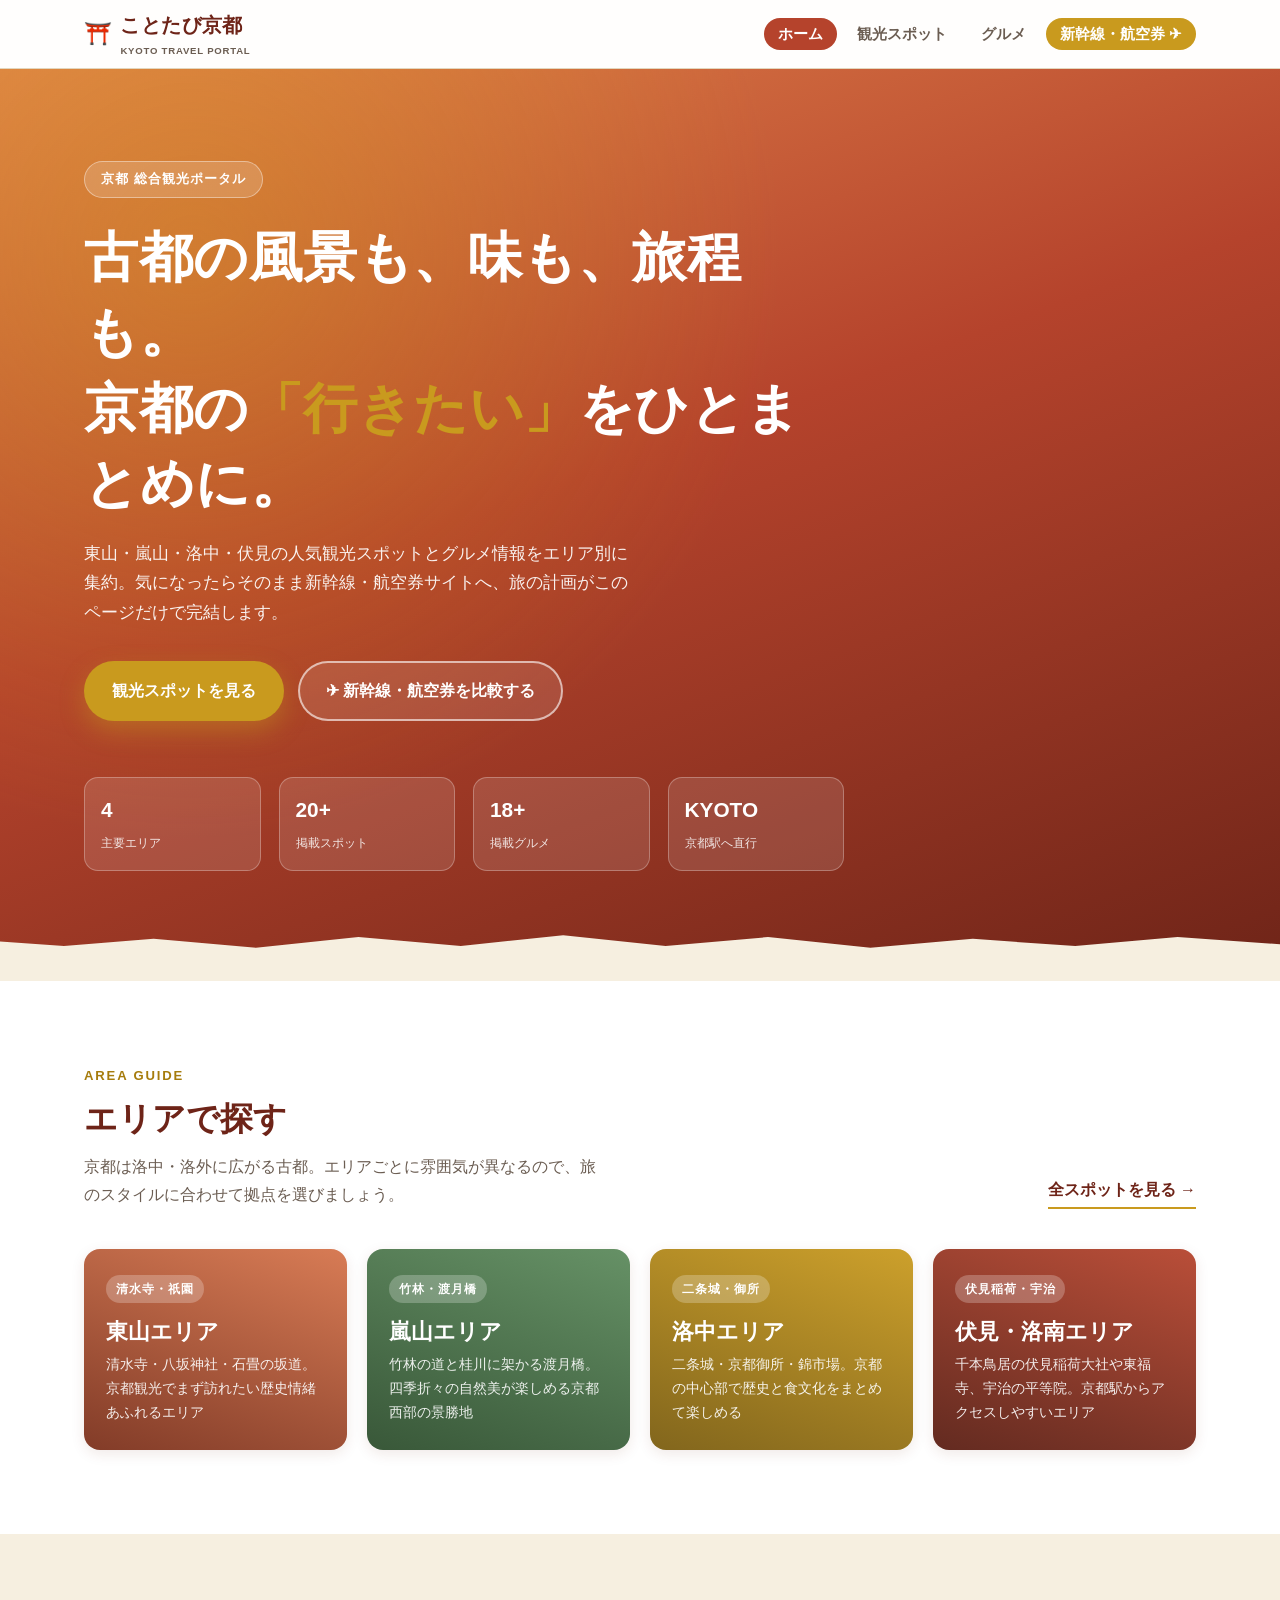
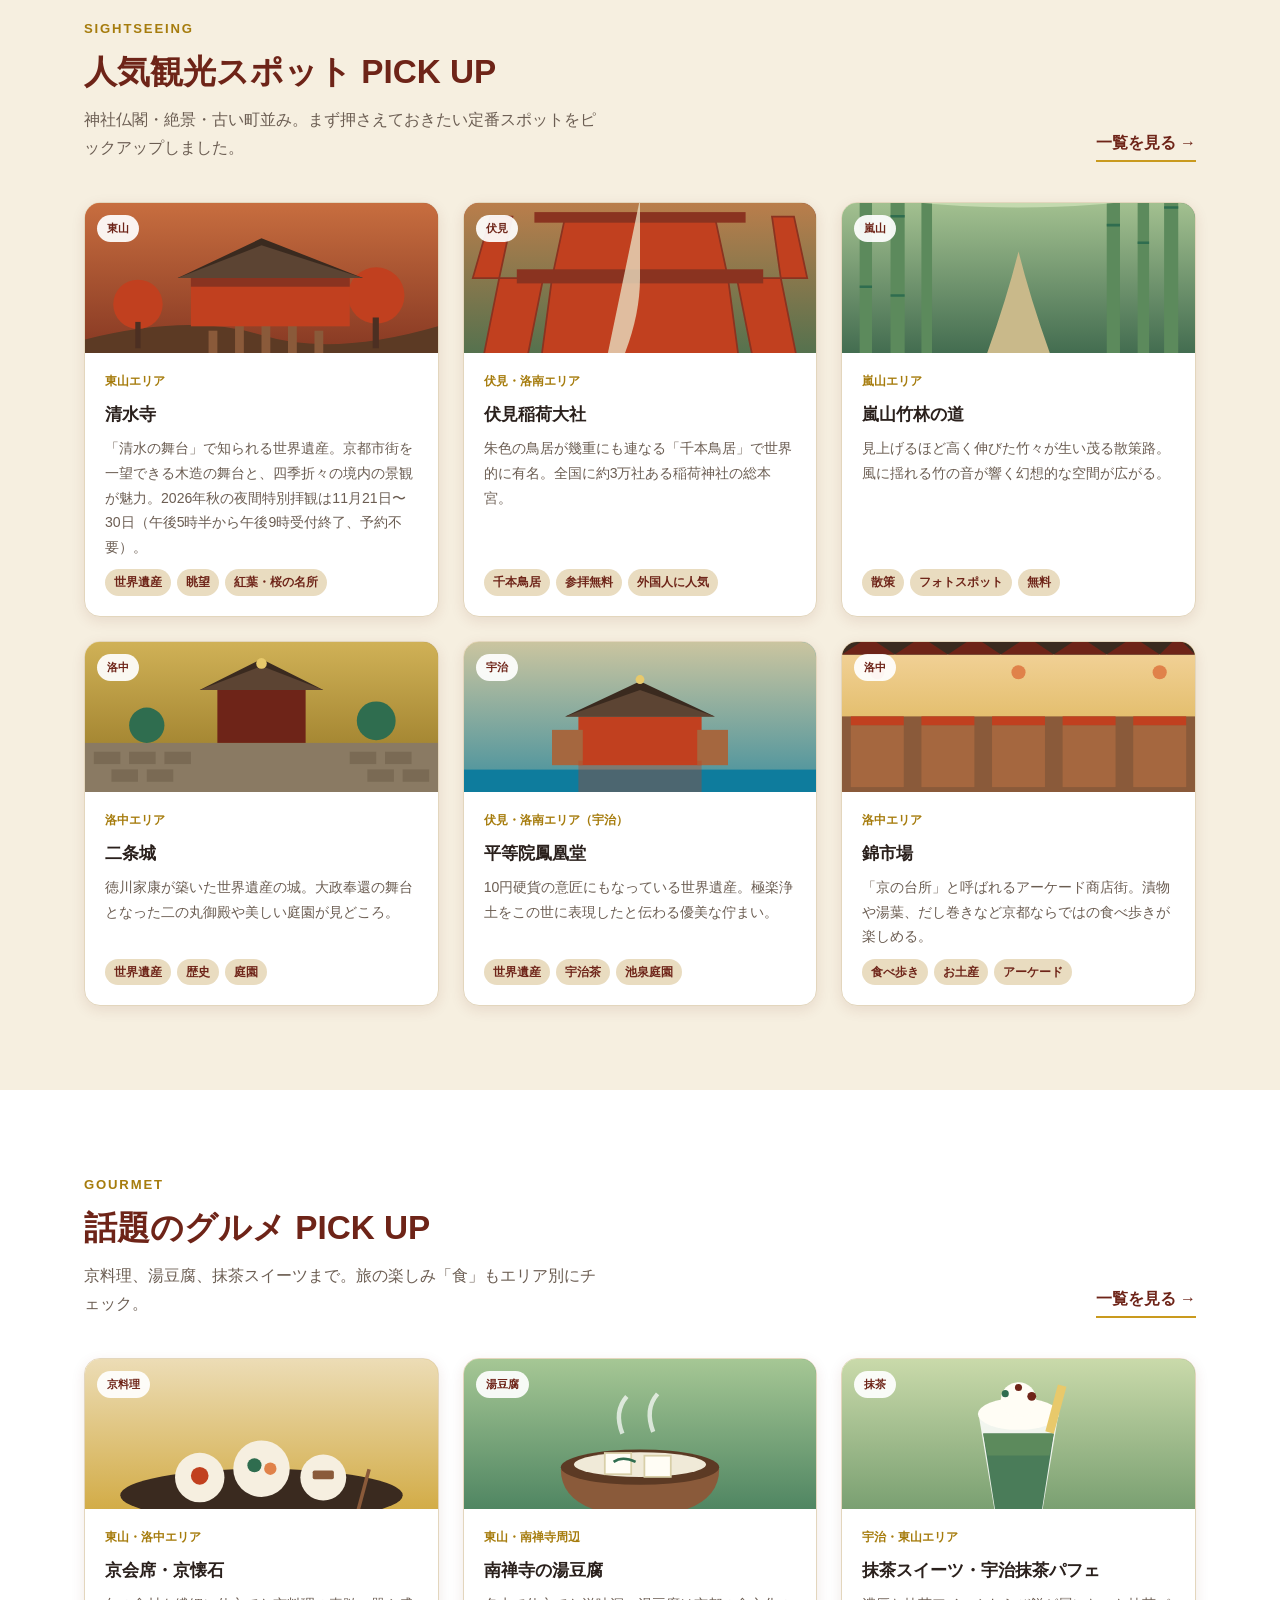
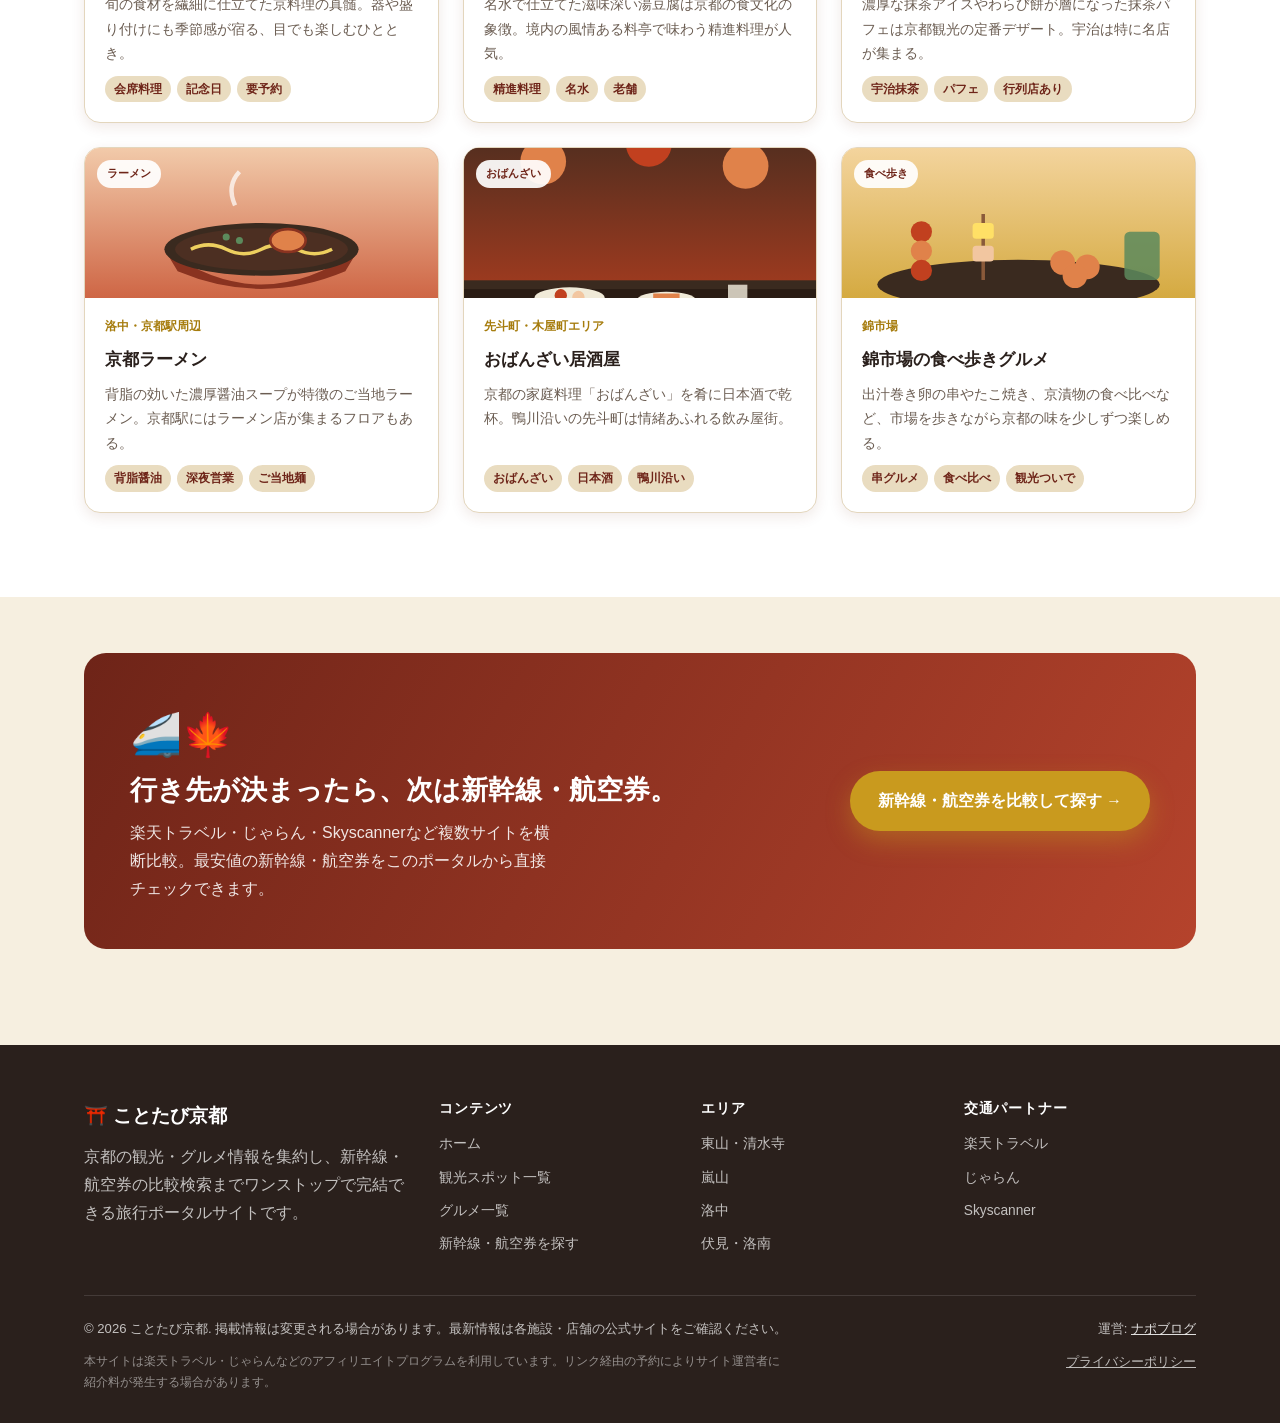
<file: index.html>
<!DOCTYPE html>
<html lang="ja">
<head>
<meta charset="UTF-8">
<meta name="viewport" content="width=device-width, initial-scale=1.0">
<title>ことたび京都｜京都の観光・グルメ・交通ポータル</title>
<meta name="description" content="京都（東山・嵐山・洛中・伏見）の観光スポットとグルメ情報をエリア別に集約。新幹線・航空券の比較・予約サイトへもワンクリックでアクセスできる京都旅行の総合ポータルサイトです。">
<link rel="icon" type="image/svg+xml" href="favicon.svg">
<meta property="og:type" content="website">
<meta property="og:site_name" content="ことたび京都">
<meta property="og:title" content="ことたび京都｜京都の観光・グルメ・交通ポータル">
<meta property="og:description" content="京都（東山・嵐山・洛中・伏見）の観光スポットとグルメ情報をエリア別に集約。新幹線・航空券の比較・予約サイトへもワンクリックでアクセスできる京都旅行の総合ポータルサイトです。">
<meta property="og:url" content="https://kototabi-kyoto.napoblog.com/">
<meta property="og:image" content="https://kototabi-kyoto.napoblog.com/images/og-image.png">
<meta property="og:locale" content="ja_JP">
<meta name="twitter:card" content="summary_large_image">
<meta name="twitter:title" content="ことたび京都｜京都の観光・グルメ・交通ポータル">
<meta name="twitter:description" content="京都の観光スポット・グルメ・新幹線/航空券をまるごと1サイトに。">
<meta name="twitter:image" content="https://kototabi-kyoto.napoblog.com/images/og-image.png">
<link rel="stylesheet" href="css/style.css">
<script async src="https://pagead2.googlesyndication.com/pagead/js/adsbygoogle.js?client=ca-pub-8398161859137802" crossorigin="anonymous"></script>
</head>
<body>

<header class="site-header">
  <div class="wrap">
    <a href="index.html" class="brand">
      <span class="flag">⛩️</span>
      <span>ことたび京都<small>KYOTO TRAVEL PORTAL</small></span>
    </a>
    <button class="nav-toggle" aria-label="メニュー">☰</button>
    <nav class="main-nav">
      <ul>
        <li><a href="index.html" class="active">ホーム</a></li>
        <li><a href="spots.html">観光スポット</a></li>
        <li><a href="restaurants.html">グルメ</a></li>
        <li><a href="transport.html" class="cta">新幹線・航空券 ✈</a></li>
      </ul>
    </nav>
  </div>
</header>

<section class="hero">
  <div class="wrap">
    <span class="hero-eyebrow">京都 総合観光ポータル</span>
    <h1>古都の風景も、味も、旅程も。<br>京都の<span>「行きたい」</span>をひとまとめに。</h1>
    <p>東山・嵐山・洛中・伏見の人気観光スポットとグルメ情報をエリア別に集約。気になったらそのまま新幹線・航空券サイトへ、旅の計画がこのページだけで完結します。</p>
    <div class="hero-actions">
      <a href="spots.html" class="btn btn-primary">観光スポットを見る</a>
      <a href="transport.html" class="btn btn-ghost">✈ 新幹線・航空券を比較する</a>
    </div>
    <div class="hero-stats">
      <div><strong>4</strong><span>主要エリア</span></div>
      <div><strong>20+</strong><span>掲載スポット</span></div>
      <div><strong>18+</strong><span>掲載グルメ</span></div>
      <div><strong>KYOTO</strong><span>京都駅へ直行</span></div>
    </div>
  </div>
</section>

<section class="block alt">
  <div class="wrap">
    <div class="section-head">
      <div>
        <span class="kicker">AREA GUIDE</span>
        <h2>エリアで探す</h2>
        <p>京都は洛中・洛外に広がる古都。エリアごとに雰囲気が異なるので、旅のスタイルに合わせて拠点を選びましょう。</p>
      </div>
      <a href="spots.html" class="more">全スポットを見る →</a>
    </div>
    <div class="area-grid">
      <a class="area-card higashiyama" href="spots.html#area-higashiyama">
        <span class="tag">清水寺・祇園</span>
        <h3>東山エリア</h3>
        <p>清水寺・八坂神社・石畳の坂道。京都観光でまず訪れたい歴史情緒あふれるエリア</p>
      </a>
      <a class="area-card arashiyama" href="spots.html#area-arashiyama">
        <span class="tag">竹林・渡月橋</span>
        <h3>嵐山エリア</h3>
        <p>竹林の道と桂川に架かる渡月橋。四季折々の自然美が楽しめる京都西部の景勝地</p>
      </a>
      <a class="area-card rakuchu" href="spots.html#area-rakuchu">
        <span class="tag">二条城・御所</span>
        <h3>洛中エリア</h3>
        <p>二条城・京都御所・錦市場。京都の中心部で歴史と食文化をまとめて楽しめる</p>
      </a>
      <a class="area-card fushimi" href="spots.html#area-fushimi">
        <span class="tag">伏見稲荷・宇治</span>
        <h3>伏見・洛南エリア</h3>
        <p>千本鳥居の伏見稲荷大社や東福寺、宇治の平等院。京都駅からアクセスしやすいエリア</p>
      </a>
    </div>
  </div>
</section>

<section class="block">
  <div class="wrap">
    <div class="section-head">
      <div>
        <span class="kicker">SIGHTSEEING</span>
        <h2>人気観光スポット PICK UP</h2>
        <p>神社仏閣・絶景・古い町並み。まず押さえておきたい定番スポットをピックアップしました。</p>
      </div>
      <a href="spots.html" class="more">一覧を見る →</a>
    </div>
    <div class="card-grid">

      <div class="card">
        <div class="card-media" style="--m1:#e0824a;--m2:#6e2418"><img class="illust" src="images/kiyomizu-dera.svg" alt="清水寺"><span class="badge">東山</span></div>
        <div class="card-body">
          <span class="area-label">東山エリア</span>
          <h3>清水寺</h3>
          <p class="desc">「清水の舞台」で知られる世界遺産。京都市街を一望できる木造の舞台と、四季折々の境内の景観が魅力。2026年秋の夜間特別拝観は11月21日〜30日（午後5時半から午後9時受付終了、予約不要）。</p>
          <div class="tag-row"><span>世界遺産</span><span>眺望</span><span>紅葉・桜の名所</span></div>
        </div>
      </div>

      <div class="card">
        <div class="card-media" style="--m1:#b5432c;--m2:#591d12"><img class="illust" src="images/fushimi-inari.svg" alt="伏見稲荷大社"><span class="badge">伏見</span></div>
        <div class="card-body">
          <span class="area-label">伏見・洛南エリア</span>
          <h3>伏見稲荷大社</h3>
          <p class="desc">朱色の鳥居が幾重にも連なる「千本鳥居」で世界的に有名。全国に約3万社ある稲荷神社の総本宮。</p>
          <div class="tag-row"><span>千本鳥居</span><span>参拝無料</span><span>外国人に人気</span></div>
        </div>
      </div>

      <div class="card">
        <div class="card-media" style="--m1:#c7e0a8;--m2:#1f4d38"><img class="illust" src="images/arashiyama-bamboo.svg" alt="嵐山竹林の道"><span class="badge">嵐山</span></div>
        <div class="card-body">
          <span class="area-label">嵐山エリア</span>
          <h3>嵐山竹林の道</h3>
          <p class="desc">見上げるほど高く伸びた竹々が生い茂る散策路。風に揺れる竹の音が響く幻想的な空間が広がる。</p>
          <div class="tag-row"><span>散策</span><span>フォトスポット</span><span>無料</span></div>
        </div>
      </div>

      <div class="card">
        <div class="card-media" style="--m1:#e8c96b;--m2:#7a5c0e"><img class="illust" src="images/nijo-castle.svg" alt="二条城"><span class="badge">洛中</span></div>
        <div class="card-body">
          <span class="area-label">洛中エリア</span>
          <h3>二条城</h3>
          <p class="desc">徳川家康が築いた世界遺産の城。大政奉還の舞台となった二の丸御殿や美しい庭園が見どころ。</p>
          <div class="tag-row"><span>世界遺産</span><span>歴史</span><span>庭園</span></div>
        </div>
      </div>

      <div class="card">
        <div class="card-media" style="--m1:#ffd9a0;--m2:#0e7c9d"><img class="illust" src="images/byodoin.svg" alt="平等院鳳凰堂"><span class="badge">宇治</span></div>
        <div class="card-body">
          <span class="area-label">伏見・洛南エリア（宇治）</span>
          <h3>平等院鳳凰堂</h3>
          <p class="desc">10円硬貨の意匠にもなっている世界遺産。極楽浄土をこの世に表現したと伝わる優美な佇まい。</p>
          <div class="tag-row"><span>世界遺産</span><span>宇治茶</span><span>池泉庭園</span></div>
        </div>
      </div>

      <div class="card">
        <div class="card-media" style="--m1:#ffe4c0;--m2:#c99a1e"><img class="illust" src="images/nishiki-market.svg" alt="錦市場"><span class="badge">洛中</span></div>
        <div class="card-body">
          <span class="area-label">洛中エリア</span>
          <h3>錦市場</h3>
          <p class="desc">「京の台所」と呼ばれるアーケード商店街。漬物や湯葉、だし巻きなど京都ならではの食べ歩きが楽しめる。</p>
          <div class="tag-row"><span>食べ歩き</span><span>お土産</span><span>アーケード</span></div>
        </div>
      </div>

    </div>
  </div>
</section>

<section class="block alt">
  <div class="wrap">
    <div class="section-head">
      <div>
        <span class="kicker">GOURMET</span>
        <h2>話題のグルメ PICK UP</h2>
        <p>京料理、湯豆腐、抹茶スイーツまで。旅の楽しみ「食」もエリア別にチェック。</p>
      </div>
      <a href="restaurants.html" class="more">一覧を見る →</a>
    </div>
    <div class="card-grid">

      <div class="card">
        <div class="card-media" style="--m1:#f6efe0;--m2:#c99a1e"><img class="illust" src="images/kyoryori1.svg" alt="京会席料理"><span class="badge">京料理</span></div>
        <div class="card-body">
          <span class="area-label">東山・洛中エリア</span>
          <h3>京会席・京懐石</h3>
          <p class="desc">旬の食材を繊細に仕立てた京料理の真髄。器や盛り付けにも季節感が宿る、目でも楽しむひととき。</p>
          <div class="tag-row"><span>会席料理</span><span>記念日</span><span>要予約</span></div>
        </div>
      </div>

      <div class="card">
        <div class="card-media" style="--m1:#c7e0a8;--m2:#2f6d4f"><img class="illust" src="images/yudofu1.svg" alt="南禅寺湯豆腐"><span class="badge">湯豆腐</span></div>
        <div class="card-body">
          <span class="area-label">東山・南禅寺周辺</span>
          <h3>南禅寺の湯豆腐</h3>
          <p class="desc">名水で仕立てた滋味深い湯豆腐は京都の食文化の象徴。境内の風情ある料亭で味わう精進料理が人気。</p>
          <div class="tag-row"><span>精進料理</span><span>名水</span><span>老舗</span></div>
        </div>
      </div>

      <div class="card">
        <div class="card-media" style="--m1:#e8f0c0;--m2:#5c8a5c"><img class="illust" src="images/matcha1.svg" alt="抹茶パフェ"><span class="badge">抹茶</span></div>
        <div class="card-body">
          <span class="area-label">宇治・東山エリア</span>
          <h3>抹茶スイーツ・宇治抹茶パフェ</h3>
          <p class="desc">濃厚な抹茶アイスやわらび餅が層になった抹茶パフェは京都観光の定番デザート。宇治は特に名店が集まる。</p>
          <div class="tag-row"><span>宇治抹茶</span><span>パフェ</span><span>行列店あり</span></div>
        </div>
      </div>

      <div class="card">
        <div class="card-media" style="--m1:#fff0d0;--m2:#c1401f"><img class="illust" src="images/ramen1.svg" alt="京都ラーメン"><span class="badge">ラーメン</span></div>
        <div class="card-body">
          <span class="area-label">洛中・京都駅周辺</span>
          <h3>京都ラーメン</h3>
          <p class="desc">背脂の効いた濃厚醤油スープが特徴のご当地ラーメン。京都駅にはラーメン店が集まるフロアもある。</p>
          <div class="tag-row"><span>背脂醤油</span><span>深夜営業</span><span>ご当地麺</span></div>
        </div>
      </div>

      <div class="card">
        <div class="card-media" style="--m1:#3a2a1f;--m2:#c1401f"><img class="illust" src="images/izakaya1.svg" alt="おばんざい居酒屋"><span class="badge">おばんざい</span></div>
        <div class="card-body">
          <span class="area-label">先斗町・木屋町エリア</span>
          <h3>おばんざい居酒屋</h3>
          <p class="desc">京都の家庭料理「おばんざい」を肴に日本酒で乾杯。鴨川沿いの先斗町は情緒あふれる飲み屋街。</p>
          <div class="tag-row"><span>おばんざい</span><span>日本酒</span><span>鴨川沿い</span></div>
        </div>
      </div>

      <div class="card">
        <div class="card-media" style="--m1:#ffe4c0;--m2:#c99a1e"><img class="illust" src="images/nishiki-food.svg" alt="錦市場食べ歩き"><span class="badge">食べ歩き</span></div>
        <div class="card-body">
          <span class="area-label">錦市場</span>
          <h3>錦市場の食べ歩きグルメ</h3>
          <p class="desc">出汁巻き卵の串やたこ焼き、京漬物の食べ比べなど、市場を歩きながら京都の味を少しずつ楽しめる。</p>
          <div class="tag-row"><span>串グルメ</span><span>食べ比べ</span><span>観光ついで</span></div>
        </div>
      </div>

    </div>
  </div>
</section>

<section class="block tight">
  <div class="wrap">
    <div class="flight-band">
      <div>
        <span class="planes">🚄🍁</span>
        <h2>行き先が決まったら、次は新幹線・航空券。</h2>
        <p>楽天トラベル・じゃらん・Skyscannerなど複数サイトを横断比較。最安値の新幹線・航空券をこのポータルから直接チェックできます。</p>
      </div>
      <a href="transport.html" class="btn btn-primary">新幹線・航空券を比較して探す →</a>
    </div>
  </div>
</section>

<footer class="site-footer">
  <div class="wrap">
    <div class="footer-grid">
      <div>
        <div class="footer-brand">⛩️ ことたび京都</div>
        <p>京都の観光・グルメ情報を集約し、新幹線・航空券の比較検索までワンストップで完結できる旅行ポータルサイトです。</p>
      </div>
      <div>
        <h4>コンテンツ</h4>
        <ul>
          <li><a href="index.html">ホーム</a></li>
          <li><a href="spots.html">観光スポット一覧</a></li>
          <li><a href="restaurants.html">グルメ一覧</a></li>
          <li><a href="transport.html">新幹線・航空券を探す</a></li>
        </ul>
      </div>
      <div>
        <h4>エリア</h4>
        <ul>
          <li><a href="spots.html#area-higashiyama">東山・清水寺</a></li>
          <li><a href="spots.html#area-arashiyama">嵐山</a></li>
          <li><a href="spots.html#area-rakuchu">洛中</a></li>
          <li><a href="spots.html#area-fushimi">伏見・洛南</a></li>
        </ul>
      </div>
      <div>
        <h4>交通パートナー</h4>
        <ul>
          <li><a href="transport.html">楽天トラベル</a></li>
          <li><a href="transport.html">じゃらん</a></li>
          <li><a href="transport.html">Skyscanner</a></li>
        </ul>
      </div>
    </div>
    <div class="footer-note">
      <span>© 2026 ことたび京都. 掲載情報は変更される場合があります。最新情報は各施設・店舗の公式サイトをご確認ください。</span>
      <span>運営: <a href="https://napoblog.com/" style="color:rgba(255,255,255,0.85);text-decoration:underline;">ナポブログ</a></span>
      <span class="disclaimer">本サイトは楽天トラベル・じゃらんなどのアフィリエイトプログラムを利用しています。リンク経由の予約によりサイト運営者に紹介料が発生する場合があります。</span>
      <a href="privacy.html" style="color:rgba(255,255,255,0.7);text-decoration:underline;font-size:0.82rem;">プライバシーポリシー</a>
    </div>
  </div>
</footer>

<script src="js/main.js"></script>
</body>
</html>
</file>
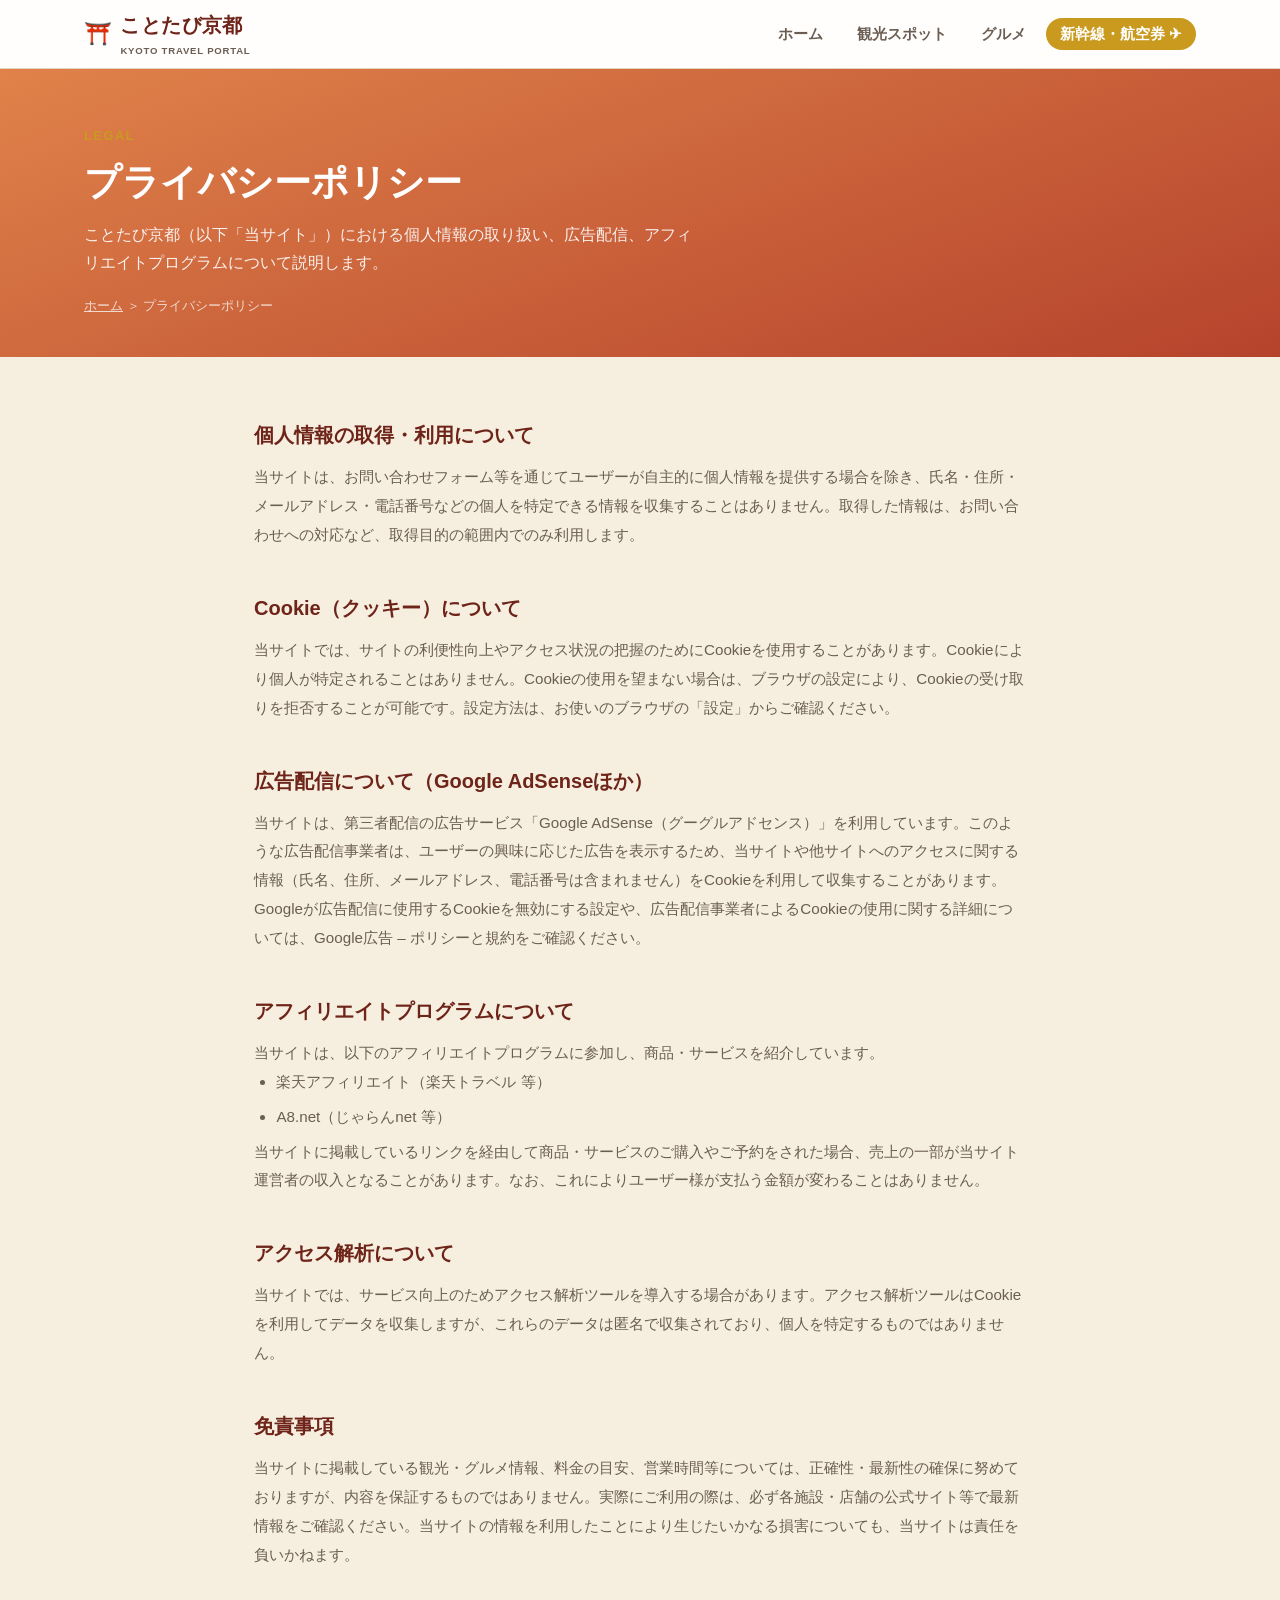
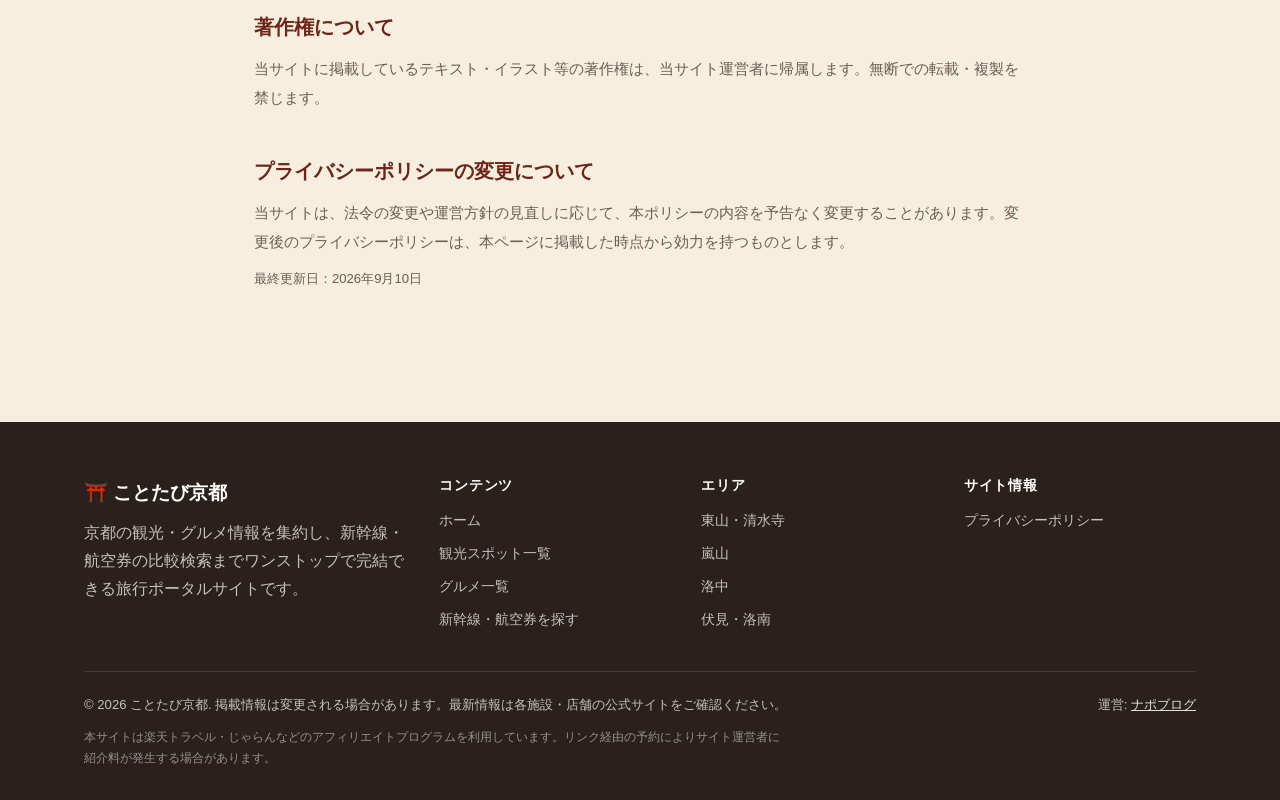
<file: privacy.html>
<!DOCTYPE html>
<html lang="ja">
<head>
<meta charset="UTF-8">
<meta name="viewport" content="width=device-width, initial-scale=1.0">
<title>プライバシーポリシー｜ことたび京都</title>
<meta name="description" content="ことたび京都のプライバシーポリシー。広告配信・Cookie・アフィリエイトプログラムの利用について説明しています。">
<link rel="icon" type="image/svg+xml" href="favicon.svg">
<meta property="og:type" content="website">
<meta property="og:site_name" content="ことたび京都">
<meta property="og:title" content="プライバシーポリシー｜ことたび京都">
<meta property="og:description" content="ことたび京都のプライバシーポリシー。広告配信・Cookie・アフィリエイトプログラムの利用について説明しています。">
<meta property="og:url" content="https://kototabi-kyoto.napoblog.com/privacy.html">
<meta property="og:image" content="https://kototabi-kyoto.napoblog.com/images/og-image.png">
<meta property="og:locale" content="ja_JP">
<meta name="twitter:card" content="summary_large_image">
<meta name="twitter:title" content="プライバシーポリシー｜ことたび京都">
<meta name="twitter:image" content="https://kototabi-kyoto.napoblog.com/images/og-image.png">
<link rel="stylesheet" href="css/style.css">
<script async src="https://pagead2.googlesyndication.com/pagead/js/adsbygoogle.js?client=ca-pub-8398161859137802" crossorigin="anonymous"></script>
</head>
<body>

<header class="site-header">
  <div class="wrap">
    <a href="index.html" class="brand">
      <span class="flag">⛩️</span>
      <span>ことたび京都<small>KYOTO TRAVEL PORTAL</small></span>
    </a>
    <button class="nav-toggle" aria-label="メニュー">☰</button>
    <nav class="main-nav">
      <ul>
        <li><a href="index.html">ホーム</a></li>
        <li><a href="spots.html">観光スポット</a></li>
        <li><a href="restaurants.html">グルメ</a></li>
        <li><a href="transport.html" class="cta">新幹線・航空券 ✈</a></li>
      </ul>
    </nav>
  </div>
</header>

<section class="page-hero">
  <div class="wrap">
    <span class="kicker">LEGAL</span>
    <h1>プライバシーポリシー</h1>
    <p>ことたび京都（以下「当サイト」）における個人情報の取り扱い、広告配信、アフィリエイトプログラムについて説明します。</p>
    <div class="breadcrumb"><a href="index.html">ホーム</a> ＞ プライバシーポリシー</div>
  </div>
</section>

<section class="legal">
  <div class="wrap">

    <h2>個人情報の取得・利用について</h2>
    <p>当サイトは、お問い合わせフォーム等を通じてユーザーが自主的に個人情報を提供する場合を除き、氏名・住所・メールアドレス・電話番号などの個人を特定できる情報を収集することはありません。取得した情報は、お問い合わせへの対応など、取得目的の範囲内でのみ利用します。</p>

    <h2>Cookie（クッキー）について</h2>
    <p>当サイトでは、サイトの利便性向上やアクセス状況の把握のためにCookieを使用することがあります。Cookieにより個人が特定されることはありません。Cookieの使用を望まない場合は、ブラウザの設定により、Cookieの受け取りを拒否することが可能です。設定方法は、お使いのブラウザの「設定」からご確認ください。</p>

    <h2>広告配信について（Google AdSenseほか）</h2>
    <p>当サイトは、第三者配信の広告サービス「Google AdSense（グーグルアドセンス）」を利用しています。このような広告配信事業者は、ユーザーの興味に応じた広告を表示するため、当サイトや他サイトへのアクセスに関する情報（氏名、住所、メールアドレス、電話番号は含まれません）をCookieを利用して収集することがあります。</p>
    <p>Googleが広告配信に使用するCookieを無効にする設定や、広告配信事業者によるCookieの使用に関する詳細については、<a href="https://policies.google.com/technologies/ads?hl=ja" target="_blank" rel="noopener">Google広告 – ポリシーと規約</a>をご確認ください。</p>

    <h2>アフィリエイトプログラムについて</h2>
    <p>当サイトは、以下のアフィリエイトプログラムに参加し、商品・サービスを紹介しています。</p>
    <ul>
      <li>楽天アフィリエイト（楽天トラベル 等）</li>
      <li>A8.net（じゃらんnet 等）</li>
    </ul>
    <p>当サイトに掲載しているリンクを経由して商品・サービスのご購入やご予約をされた場合、売上の一部が当サイト運営者の収入となることがあります。なお、これによりユーザー様が支払う金額が変わることはありません。</p>

    <h2>アクセス解析について</h2>
    <p>当サイトでは、サービス向上のためアクセス解析ツールを導入する場合があります。アクセス解析ツールはCookieを利用してデータを収集しますが、これらのデータは匿名で収集されており、個人を特定するものではありません。</p>

    <h2>免責事項</h2>
    <p>当サイトに掲載している観光・グルメ情報、料金の目安、営業時間等については、正確性・最新性の確保に努めておりますが、内容を保証するものではありません。実際にご利用の際は、必ず各施設・店舗の公式サイト等で最新情報をご確認ください。当サイトの情報を利用したことにより生じたいかなる損害についても、当サイトは責任を負いかねます。</p>

    <h2>著作権について</h2>
    <p>当サイトに掲載しているテキスト・イラスト等の著作権は、当サイト運営者に帰属します。無断での転載・複製を禁じます。</p>

    <h2>プライバシーポリシーの変更について</h2>
    <p>当サイトは、法令の変更や運営方針の見直しに応じて、本ポリシーの内容を予告なく変更することがあります。変更後のプライバシーポリシーは、本ページに掲載した時点から効力を持つものとします。</p>

    <p class="updated">最終更新日：2026年9月10日</p>

  </div>
</section>

<footer class="site-footer">
  <div class="wrap">
    <div class="footer-grid">
      <div>
        <div class="footer-brand">⛩️ ことたび京都</div>
        <p>京都の観光・グルメ情報を集約し、新幹線・航空券の比較検索までワンストップで完結できる旅行ポータルサイトです。</p>
      </div>
      <div>
        <h4>コンテンツ</h4>
        <ul>
          <li><a href="index.html">ホーム</a></li>
          <li><a href="spots.html">観光スポット一覧</a></li>
          <li><a href="restaurants.html">グルメ一覧</a></li>
          <li><a href="transport.html">新幹線・航空券を探す</a></li>
        </ul>
      </div>
      <div>
        <h4>エリア</h4>
        <ul>
          <li><a href="spots.html#area-higashiyama">東山・清水寺</a></li>
          <li><a href="spots.html#area-arashiyama">嵐山</a></li>
          <li><a href="spots.html#area-rakuchu">洛中</a></li>
          <li><a href="spots.html#area-fushimi">伏見・洛南</a></li>
        </ul>
      </div>
      <div>
        <h4>サイト情報</h4>
        <ul>
          <li><a href="privacy.html">プライバシーポリシー</a></li>
        </ul>
      </div>
    </div>
    <div class="footer-note">
      <span>© 2026 ことたび京都. 掲載情報は変更される場合があります。最新情報は各施設・店舗の公式サイトをご確認ください。</span>
      <span>運営: <a href="https://napoblog.com/" style="color:rgba(255,255,255,0.85);text-decoration:underline;">ナポブログ</a></span>
      <span class="disclaimer">本サイトは楽天トラベル・じゃらんなどのアフィリエイトプログラムを利用しています。リンク経由の予約によりサイト運営者に紹介料が発生する場合があります。</span>
    </div>
  </div>
</footer>

<script src="js/main.js"></script>
</body>
</html>
</file>
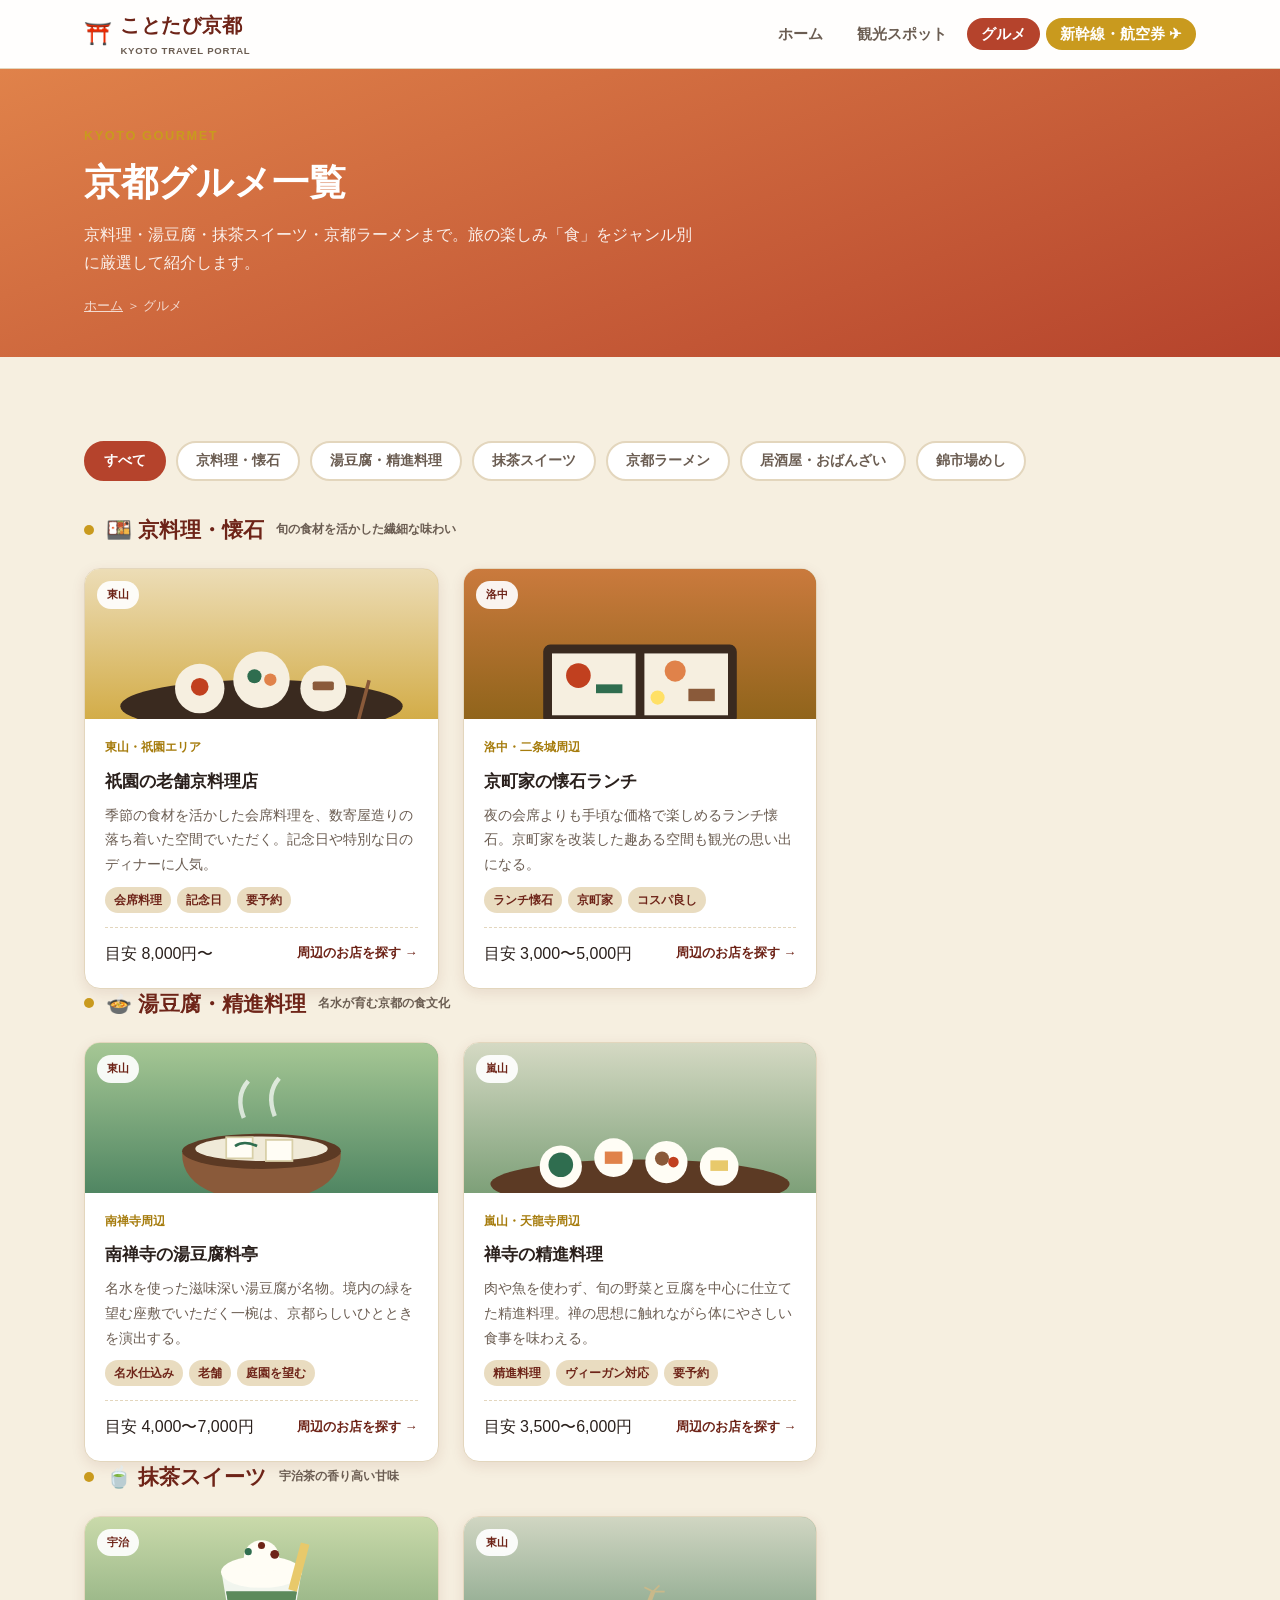
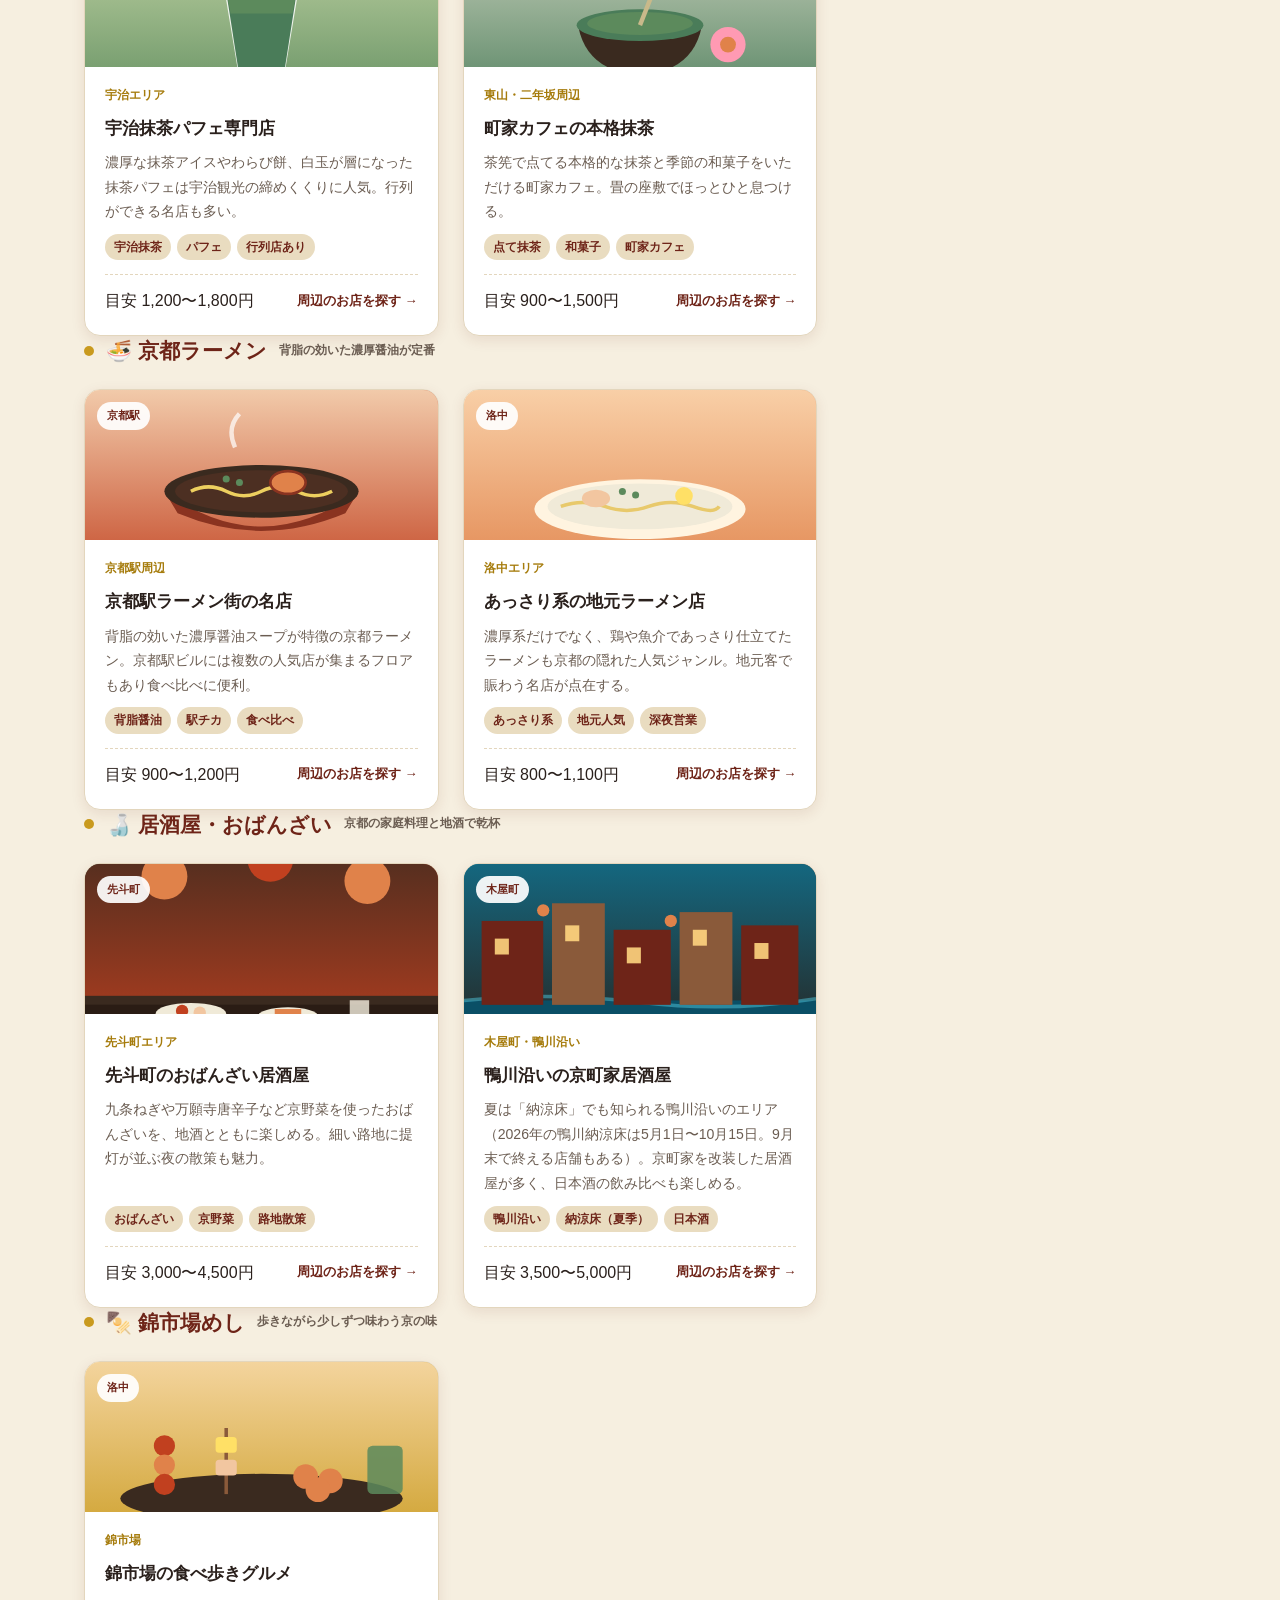
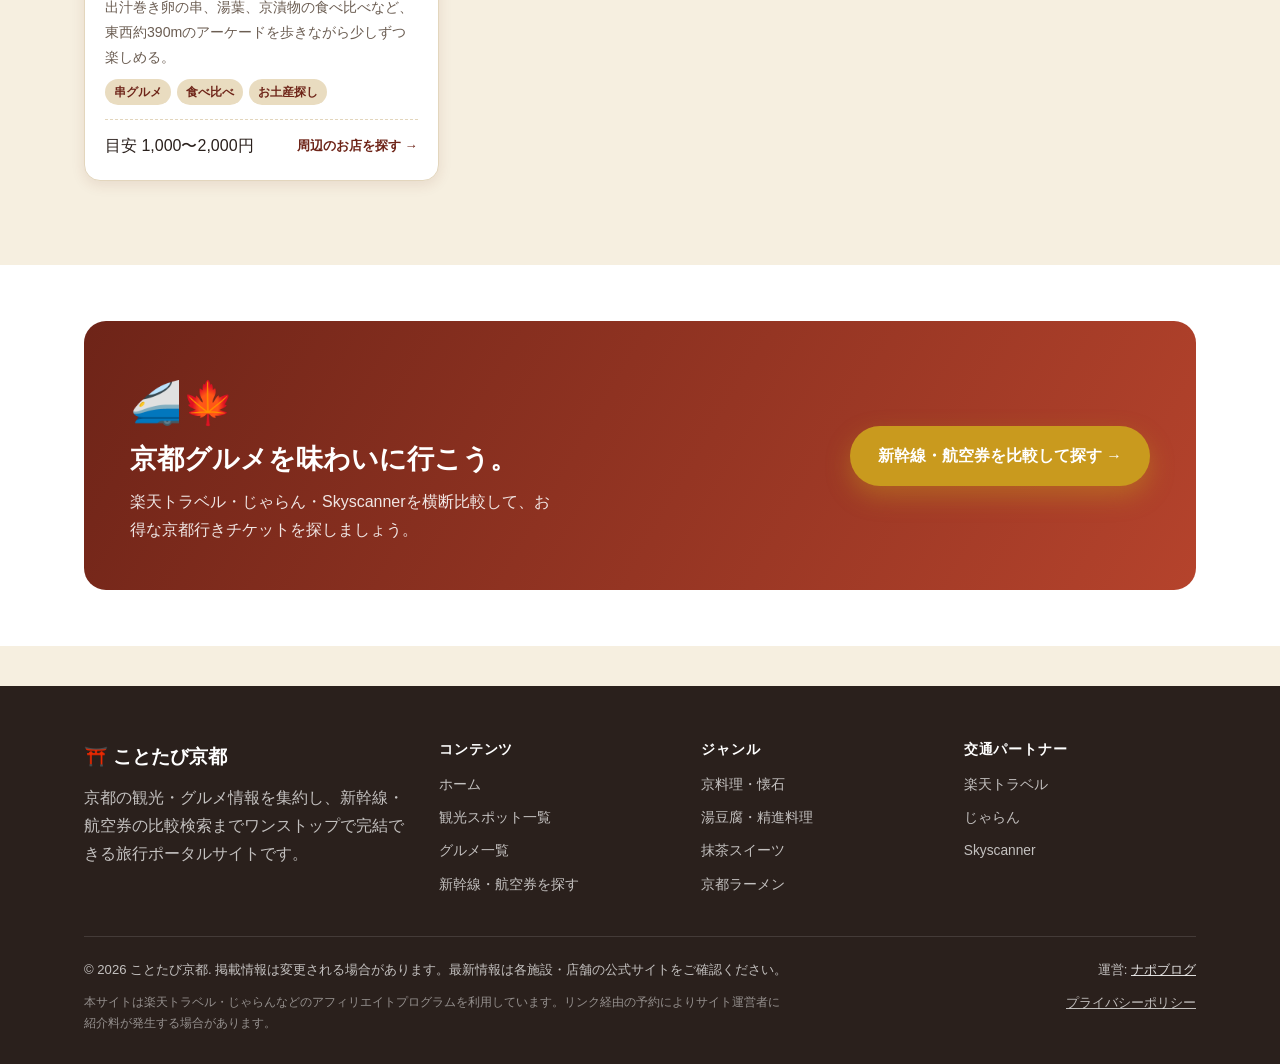
<file: restaurants.html>
<!DOCTYPE html>
<html lang="ja">
<head>
<meta charset="UTF-8">
<meta name="viewport" content="width=device-width, initial-scale=1.0">
<title>京都グルメ一覧｜京料理・湯豆腐・抹茶スイーツ・錦市場の食べ歩きをジャンル別に紹介｜ことたび京都</title>
<meta name="description" content="京料理・湯豆腐・抹茶スイーツ・京都ラーメン・おばんざい・錦市場の食べ歩きまで。祇園・南禅寺・嵐山・宇治・先斗町など、エリアごとの京都グルメをジャンル別に紹介。">
<link rel="icon" type="image/svg+xml" href="favicon.svg">
<meta property="og:type" content="website">
<meta property="og:site_name" content="ことたび京都">
<meta property="og:title" content="京都グルメ一覧｜京料理・湯豆腐・抹茶スイーツ・錦市場の食べ歩きをジャンル別に紹介｜ことたび京都">
<meta property="og:description" content="京料理・湯豆腐・抹茶スイーツ・京都ラーメン・おばんざい・錦市場の食べ歩きまで。祇園・南禅寺・嵐山・宇治・先斗町など、エリアごとの京都グルメをジャンル別に紹介。">
<meta property="og:url" content="https://kototabi-kyoto.napoblog.com/restaurants.html">
<meta property="og:image" content="https://kototabi-kyoto.napoblog.com/images/og-image.png">
<meta property="og:locale" content="ja_JP">
<meta name="twitter:card" content="summary_large_image">
<meta name="twitter:title" content="京都グルメ一覧｜ことたび京都">
<meta name="twitter:description" content="京料理・湯豆腐・抹茶スイーツ・京都ラーメンをジャンル別に紹介。">
<meta name="twitter:image" content="https://kototabi-kyoto.napoblog.com/images/og-image.png">
<link rel="stylesheet" href="css/style.css">
<script async src="https://pagead2.googlesyndication.com/pagead/js/adsbygoogle.js?client=ca-pub-8398161859137802" crossorigin="anonymous"></script>
</head>
<body>

<header class="site-header">
  <div class="wrap">
    <a href="index.html" class="brand">
      <span class="flag">⛩️</span>
      <span>ことたび京都<small>KYOTO TRAVEL PORTAL</small></span>
    </a>
    <button class="nav-toggle" aria-label="メニュー">☰</button>
    <nav class="main-nav">
      <ul>
        <li><a href="index.html">ホーム</a></li>
        <li><a href="spots.html">観光スポット</a></li>
        <li><a href="restaurants.html" class="active">グルメ</a></li>
        <li><a href="transport.html" class="cta">新幹線・航空券 ✈</a></li>
      </ul>
    </nav>
  </div>
</header>

<section class="page-hero">
  <div class="wrap">
    <span class="kicker">KYOTO GOURMET</span>
    <h1>京都グルメ一覧</h1>
    <p>京料理・湯豆腐・抹茶スイーツ・京都ラーメンまで。旅の楽しみ「食」をジャンル別に厳選して紹介します。</p>
    <div class="breadcrumb"><a href="index.html">ホーム</a> ＞ グルメ</div>
  </div>
</section>

<section class="block">
  <div class="wrap">

    <div class="filter-tabs" data-filter-group=".resto-card">
      <button class="active" data-filter="all">すべて</button>
      <button data-filter="kyoryori">京料理・懐石</button>
      <button data-filter="yudofu">湯豆腐・精進料理</button>
      <button data-filter="matcha">抹茶スイーツ</button>
      <button data-filter="ramen">京都ラーメン</button>
      <button data-filter="izakaya">居酒屋・おばんざい</button>
      <button data-filter="market">錦市場めし</button>
    </div>

    <!-- ============ 京料理・懐石 ============ -->
    <div id="cat-kyoryori" data-area-section>
      <div class="area-heading"><span class="dot"></span><h2>🍱 京料理・懐石</h2><span class="count">旬の食材を活かした繊細な味わい</span></div>
      <div class="card-grid">

        <div class="card resto-card" data-category="kyoryori" data-area="higashiyama">
          <div class="card-media" style="--m1:#f6efe0;--m2:#c99a1e"><img class="illust" src="images/kyoryori1.svg" alt="京会席料理"><span class="badge">東山</span></div>
          <div class="card-body">
            <span class="area-label">東山・祇園エリア</span>
            <h3>祇園の老舗京料理店</h3>
            <p class="desc">季節の食材を活かした会席料理を、数寄屋造りの落ち着いた空間でいただく。記念日や特別な日のディナーに人気。</p>
            <div class="tag-row"><span>会席料理</span><span>記念日</span><span>要予約</span></div>
            <div class="card-footer">
              <span>目安 8,000円〜</span>
              <a href="https://www.google.com/maps/search/?api=1&query=%E7%A5%87%E5%9C%92+%E4%BA%AC%E6%96%99%E7%90%86" target="_blank" rel="noopener">周辺のお店を探す →</a>
            </div>
          </div>
        </div>

        <div class="card resto-card" data-category="kyoryori" data-area="rakuchu">
          <div class="card-media" style="--m1:#e0824a;--m2:#7a5c0e"><img class="illust" src="images/kyoryori2.svg" alt="京懐石ランチ"><span class="badge">洛中</span></div>
          <div class="card-body">
            <span class="area-label">洛中・二条城周辺</span>
            <h3>京町家の懐石ランチ</h3>
            <p class="desc">夜の会席よりも手頃な価格で楽しめるランチ懐石。京町家を改装した趣ある空間も観光の思い出になる。</p>
            <div class="tag-row"><span>ランチ懐石</span><span>京町家</span><span>コスパ良し</span></div>
            <div class="card-footer">
              <span>目安 3,000〜5,000円</span>
              <a href="https://www.google.com/maps/search/?api=1&query=%E4%BA%8C%E6%9D%A1%E5%9F%8E+%E4%BA%AC%E6%87%90%E7%9F%B3" target="_blank" rel="noopener">周辺のお店を探す →</a>
            </div>
          </div>
        </div>

      </div>
    </div>

    <!-- ============ 湯豆腐・精進料理 ============ -->
    <div id="cat-yudofu" data-area-section>
      <div class="area-heading"><span class="dot"></span><h2>🍲 湯豆腐・精進料理</h2><span class="count">名水が育む京都の食文化</span></div>
      <div class="card-grid">

        <div class="card resto-card" data-category="yudofu" data-area="higashiyama">
          <div class="card-media" style="--m1:#c7e0a8;--m2:#2f6d4f"><img class="illust" src="images/yudofu1.svg" alt="南禅寺湯豆腐"><span class="badge">東山</span></div>
          <div class="card-body">
            <span class="area-label">南禅寺周辺</span>
            <h3>南禅寺の湯豆腐料亭</h3>
            <p class="desc">名水を使った滋味深い湯豆腐が名物。境内の緑を望む座敷でいただく一椀は、京都らしいひとときを演出する。</p>
            <div class="tag-row"><span>名水仕込み</span><span>老舗</span><span>庭園を望む</span></div>
            <div class="card-footer">
              <span>目安 4,000〜7,000円</span>
              <a href="https://www.google.com/maps/search/?api=1&query=%E5%8D%97%E7%A6%85%E5%AF%BA+%E6%B9%AF%E8%B1%86%E8%85%90" target="_blank" rel="noopener">周辺のお店を探す →</a>
            </div>
          </div>
        </div>

        <div class="card resto-card" data-category="yudofu" data-area="arashiyama">
          <div class="card-media" style="--m1:#f6efe0;--m2:#5c8a5c"><img class="illust" src="images/yudofu2.svg" alt="精進料理"><span class="badge">嵐山</span></div>
          <div class="card-body">
            <span class="area-label">嵐山・天龍寺周辺</span>
            <h3>禅寺の精進料理</h3>
            <p class="desc">肉や魚を使わず、旬の野菜と豆腐を中心に仕立てた精進料理。禅の思想に触れながら体にやさしい食事を味わえる。</p>
            <div class="tag-row"><span>精進料理</span><span>ヴィーガン対応</span><span>要予約</span></div>
            <div class="card-footer">
              <span>目安 3,500〜6,000円</span>
              <a href="https://www.google.com/maps/search/?api=1&query=%E5%AB%A9%E5%B1%B1+%E7%B2%BE%E9%80%B2%E6%96%99%E7%90%86" target="_blank" rel="noopener">周辺のお店を探す →</a>
            </div>
          </div>
        </div>

      </div>
    </div>

    <!-- ============ 抹茶スイーツ ============ -->
    <div id="cat-matcha" data-area-section>
      <div class="area-heading"><span class="dot"></span><h2>🍵 抹茶スイーツ</h2><span class="count">宇治茶の香り高い甘味</span></div>
      <div class="card-grid">

        <div class="card resto-card" data-category="matcha" data-area="fushimi">
          <div class="card-media" style="--m1:#e8f0c0;--m2:#5c8a5c"><img class="illust" src="images/matcha1.svg" alt="抹茶パフェ"><span class="badge">宇治</span></div>
          <div class="card-body">
            <span class="area-label">宇治エリア</span>
            <h3>宇治抹茶パフェ専門店</h3>
            <p class="desc">濃厚な抹茶アイスやわらび餅、白玉が層になった抹茶パフェは宇治観光の締めくくりに人気。行列ができる名店も多い。</p>
            <div class="tag-row"><span>宇治抹茶</span><span>パフェ</span><span>行列店あり</span></div>
            <div class="card-footer">
              <span>目安 1,200〜1,800円</span>
              <a href="https://www.google.com/maps/search/?api=1&query=%E5%AE%87%E6%B2%BB+%E6%8A%B9%E8%8C%B6%E3%83%91%E3%83%95%E3%82%A7" target="_blank" rel="noopener">周辺のお店を探す →</a>
            </div>
          </div>
        </div>

        <div class="card resto-card" data-category="matcha" data-area="higashiyama">
          <div class="card-media" style="--m1:#f6efe0;--m2:#4a7c59"><img class="illust" src="images/matcha2.svg" alt="抹茶カフェ"><span class="badge">東山</span></div>
          <div class="card-body">
            <span class="area-label">東山・二年坂周辺</span>
            <h3>町家カフェの本格抹茶</h3>
            <p class="desc">茶筅で点てる本格的な抹茶と季節の和菓子をいただける町家カフェ。畳の座敷でほっとひと息つける。</p>
            <div class="tag-row"><span>点て抹茶</span><span>和菓子</span><span>町家カフェ</span></div>
            <div class="card-footer">
              <span>目安 900〜1,500円</span>
              <a href="https://www.google.com/maps/search/?api=1&query=%E4%BA%8C%E5%B9%B4%E5%9D%82+%E6%8A%B9%E8%8C%B6%E3%82%AB%E3%83%95%E3%82%A7" target="_blank" rel="noopener">周辺のお店を探す →</a>
            </div>
          </div>
        </div>

      </div>
    </div>

    <!-- ============ 京都ラーメン ============ -->
    <div id="cat-ramen" data-area-section>
      <div class="area-heading"><span class="dot"></span><h2>🍜 京都ラーメン</h2><span class="count">背脂の効いた濃厚醤油が定番</span></div>
      <div class="card-grid">

        <div class="card resto-card" data-category="ramen" data-area="rakuchu">
          <div class="card-media" style="--m1:#fff0d0;--m2:#c1401f"><img class="illust" src="images/ramen1.svg" alt="京都ラーメン"><span class="badge">京都駅</span></div>
          <div class="card-body">
            <span class="area-label">京都駅周辺</span>
            <h3>京都駅ラーメン街の名店</h3>
            <p class="desc">背脂の効いた濃厚醤油スープが特徴の京都ラーメン。京都駅ビルには複数の人気店が集まるフロアもあり食べ比べに便利。</p>
            <div class="tag-row"><span>背脂醤油</span><span>駅チカ</span><span>食べ比べ</span></div>
            <div class="card-footer">
              <span>目安 900〜1,200円</span>
              <a href="https://www.google.com/maps/search/?api=1&query=%E4%BA%AC%E9%83%BD%E9%A7%85+%E3%83%A9%E3%83%BC%E3%83%A1%E3%83%B3" target="_blank" rel="noopener">周辺のお店を探す →</a>
            </div>
          </div>
        </div>

        <div class="card resto-card" data-category="ramen" data-area="rakuchu">
          <div class="card-media" style="--m1:#ffe4c0;--m2:#e0824a"><img class="illust" src="images/ramen2.svg" alt="あっさり系京都ラーメン"><span class="badge">洛中</span></div>
          <div class="card-body">
            <span class="area-label">洛中エリア</span>
            <h3>あっさり系の地元ラーメン店</h3>
            <p class="desc">濃厚系だけでなく、鶏や魚介であっさり仕立てたラーメンも京都の隠れた人気ジャンル。地元客で賑わう名店が点在する。</p>
            <div class="tag-row"><span>あっさり系</span><span>地元人気</span><span>深夜営業</span></div>
            <div class="card-footer">
              <span>目安 800〜1,100円</span>
              <a href="https://www.google.com/maps/search/?api=1&query=%E4%BA%AC%E9%83%BD+%E3%83%A9%E3%83%BC%E3%83%A1%E3%83%B3" target="_blank" rel="noopener">周辺のお店を探す →</a>
            </div>
          </div>
        </div>

      </div>
    </div>

    <!-- ============ 居酒屋・おばんざい ============ -->
    <div id="cat-izakaya" data-area-section>
      <div class="area-heading"><span class="dot"></span><h2>🍶 居酒屋・おばんざい</h2><span class="count">京都の家庭料理と地酒で乾杯</span></div>
      <div class="card-grid">

        <div class="card resto-card" data-category="izakaya" data-area="rakuchu">
          <div class="card-media" style="--m1:#3a2a1f;--m2:#c1401f"><img class="illust" src="images/izakaya1.svg" alt="おばんざい居酒屋"><span class="badge">先斗町</span></div>
          <div class="card-body">
            <span class="area-label">先斗町エリア</span>
            <h3>先斗町のおばんざい居酒屋</h3>
            <p class="desc">九条ねぎや万願寺唐辛子など京野菜を使ったおばんざいを、地酒とともに楽しめる。細い路地に提灯が並ぶ夜の散策も魅力。</p>
            <div class="tag-row"><span>おばんざい</span><span>京野菜</span><span>路地散策</span></div>
            <div class="card-footer">
              <span>目安 3,000〜4,500円</span>
              <a href="https://www.google.com/maps/search/?api=1&query=%E5%85%88%E6%96%97%E7%94%BA+%E5%B1%85%E9%85%92%E5%B1%8B" target="_blank" rel="noopener">周辺のお店を探す →</a>
            </div>
          </div>
        </div>

        <div class="card resto-card" data-category="izakaya" data-area="rakuchu">
          <div class="card-media" style="--m1:#0e7c9d;--m2:#2a1c14"><img class="illust" src="images/izakaya2.svg" alt="木屋町の居酒屋"><span class="badge">木屋町</span></div>
          <div class="card-body">
            <span class="area-label">木屋町・鴨川沿い</span>
            <h3>鴨川沿いの京町家居酒屋</h3>
            <p class="desc">夏は「納涼床」でも知られる鴨川沿いのエリア（2026年の鴨川納涼床は5月1日〜10月15日。9月末で終える店舗もある）。京町家を改装した居酒屋が多く、日本酒の飲み比べも楽しめる。</p>
            <div class="tag-row"><span>鴨川沿い</span><span>納涼床（夏季）</span><span>日本酒</span></div>
            <div class="card-footer">
              <span>目安 3,500〜5,000円</span>
              <a href="https://www.google.com/maps/search/?api=1&query=%E6%9C%A8%E5%B1%8B%E7%94%BA+%E5%B1%85%E9%85%92%E5%B1%8B" target="_blank" rel="noopener">周辺のお店を探す →</a>
            </div>
          </div>
        </div>

      </div>
    </div>

    <!-- ============ 錦市場めし ============ -->
    <div id="cat-market" data-area-section>
      <div class="area-heading"><span class="dot"></span><h2>🍢 錦市場めし</h2><span class="count">歩きながら少しずつ味わう京の味</span></div>
      <div class="card-grid">

        <div class="card resto-card" data-category="market" data-area="rakuchu">
          <div class="card-media" style="--m1:#ffe4c0;--m2:#c99a1e"><img class="illust" src="images/nishiki-food.svg" alt="錦市場食べ歩き"><span class="badge">洛中</span></div>
          <div class="card-body">
            <span class="area-label">錦市場</span>
            <h3>錦市場の食べ歩きグルメ</h3>
            <p class="desc">出汁巻き卵の串、湯葉、京漬物の食べ比べなど、東西約390mのアーケードを歩きながら少しずつ楽しめる。</p>
            <div class="tag-row"><span>串グルメ</span><span>食べ比べ</span><span>お土産探し</span></div>
            <div class="card-footer">
              <span>目安 1,000〜2,000円</span>
              <a href="https://www.google.com/maps/search/?api=1&query=%E9%8C%A6%E5%B8%82%E5%A0%B4" target="_blank" rel="noopener">周辺のお店を探す →</a>
            </div>
          </div>
        </div>

      </div>
    </div>

  </div>
</section>

<section class="block tight alt">
  <div class="wrap">
    <div class="flight-band">
      <div>
        <span class="planes">🚄🍁</span>
        <h2>京都グルメを味わいに行こう。</h2>
        <p>楽天トラベル・じゃらん・Skyscannerを横断比較して、お得な京都行きチケットを探しましょう。</p>
      </div>
      <a href="transport.html" class="btn btn-primary">新幹線・航空券を比較して探す →</a>
    </div>
  </div>
</section>

<footer class="site-footer">
  <div class="wrap">
    <div class="footer-grid">
      <div>
        <div class="footer-brand">⛩️ ことたび京都</div>
        <p>京都の観光・グルメ情報を集約し、新幹線・航空券の比較検索までワンストップで完結できる旅行ポータルサイトです。</p>
      </div>
      <div>
        <h4>コンテンツ</h4>
        <ul>
          <li><a href="index.html">ホーム</a></li>
          <li><a href="spots.html">観光スポット一覧</a></li>
          <li><a href="restaurants.html">グルメ一覧</a></li>
          <li><a href="transport.html">新幹線・航空券を探す</a></li>
        </ul>
      </div>
      <div>
        <h4>ジャンル</h4>
        <ul>
          <li><a href="restaurants.html#cat-kyoryori">京料理・懐石</a></li>
          <li><a href="restaurants.html#cat-yudofu">湯豆腐・精進料理</a></li>
          <li><a href="restaurants.html#cat-matcha">抹茶スイーツ</a></li>
          <li><a href="restaurants.html#cat-ramen">京都ラーメン</a></li>
        </ul>
      </div>
      <div>
        <h4>交通パートナー</h4>
        <ul>
          <li><a href="transport.html">楽天トラベル</a></li>
          <li><a href="transport.html">じゃらん</a></li>
          <li><a href="transport.html">Skyscanner</a></li>
        </ul>
      </div>
    </div>
    <div class="footer-note">
      <span>© 2026 ことたび京都. 掲載情報は変更される場合があります。最新情報は各施設・店舗の公式サイトをご確認ください。</span>
      <span>運営: <a href="https://napoblog.com/" style="color:rgba(255,255,255,0.85);text-decoration:underline;">ナポブログ</a></span>
      <span class="disclaimer">本サイトは楽天トラベル・じゃらんなどのアフィリエイトプログラムを利用しています。リンク経由の予約によりサイト運営者に紹介料が発生する場合があります。</span>
      <a href="privacy.html" style="color:rgba(255,255,255,0.7);text-decoration:underline;font-size:0.82rem;">プライバシーポリシー</a>
    </div>
  </div>
</footer>

<script src="js/main.js"></script>
</body>
</html>
</file>
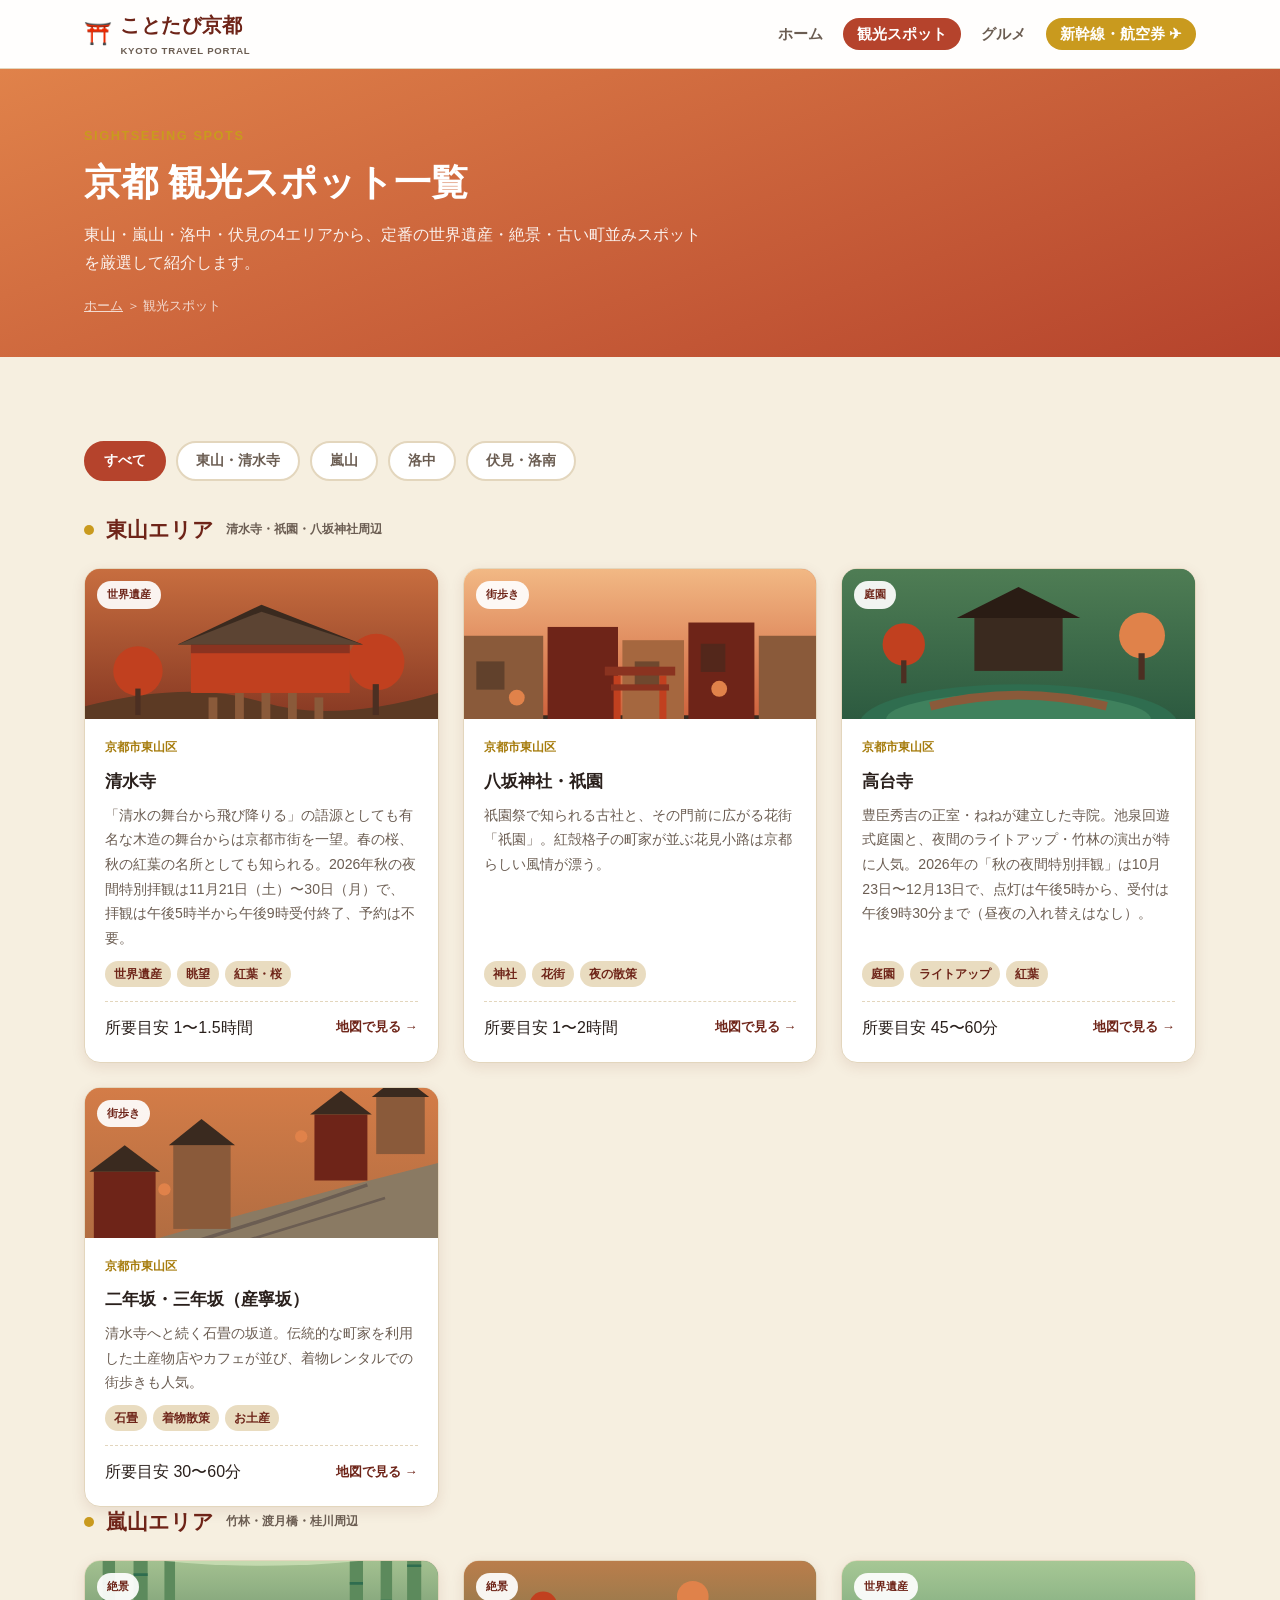
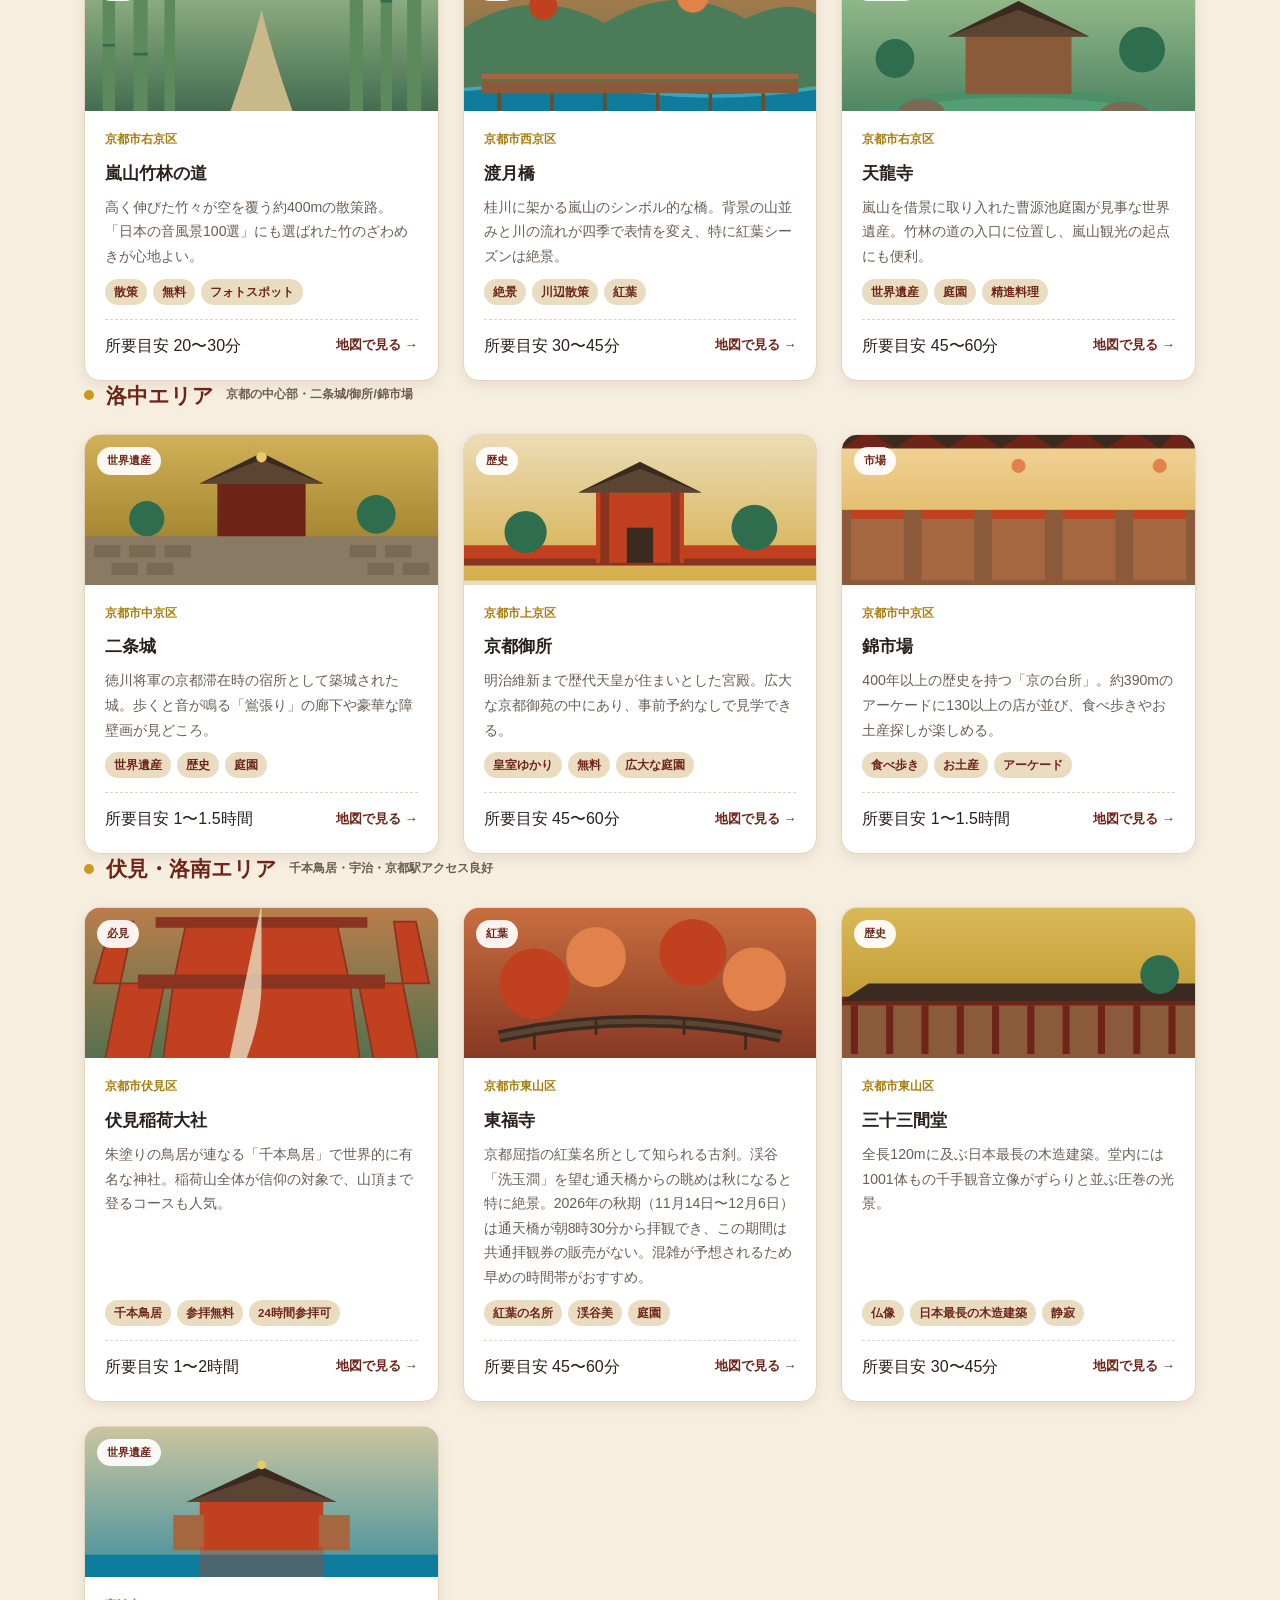
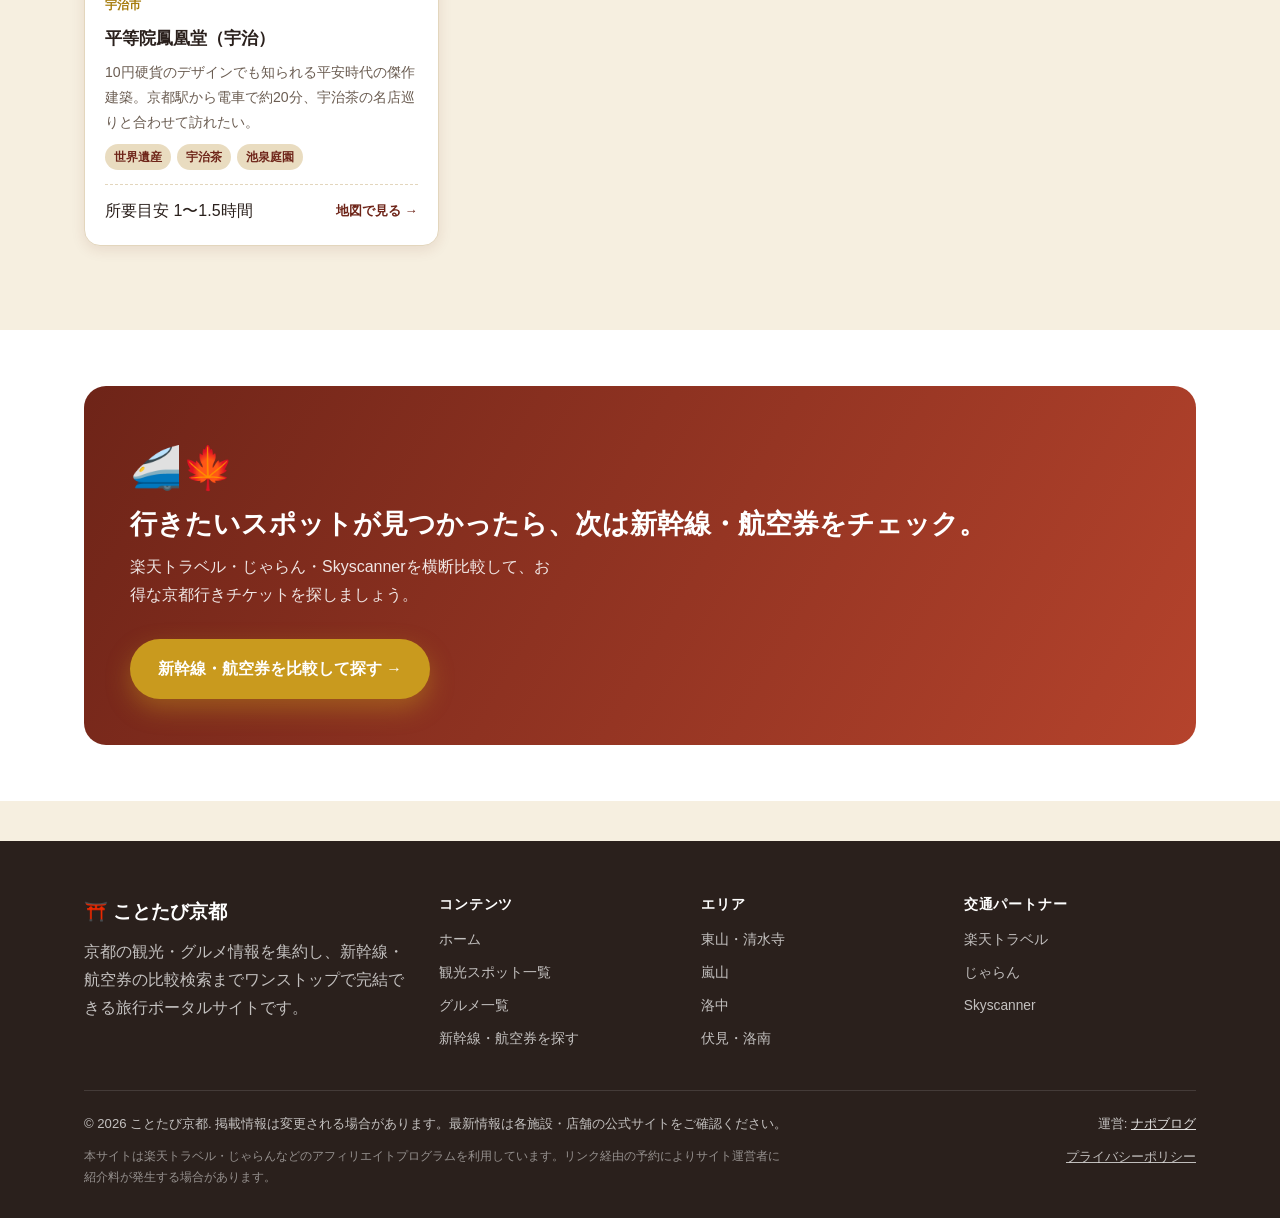
<file: spots.html>
<!DOCTYPE html>
<html lang="ja">
<head>
<meta charset="UTF-8">
<meta name="viewport" content="width=device-width, initial-scale=1.0">
<title>京都の観光スポット一覧｜清水寺・伏見稲荷・嵐山・紅葉の名所をエリア別に紹介｜ことたび京都</title>
<meta name="description" content="東山・嵐山・洛中・伏見の4エリアから京都の人気観光スポットを一覧で紹介。清水寺、伏見稲荷大社、嵐山竹林、二条城などの定番に加え、高台寺の秋の夜間特別拝観や東福寺・通天橋の秋期拝観など紅葉シーズンの情報も掲載。">
<link rel="icon" type="image/svg+xml" href="favicon.svg">
<meta property="og:type" content="website">
<meta property="og:site_name" content="ことたび京都">
<meta property="og:title" content="京都の観光スポット一覧｜清水寺・伏見稲荷・嵐山・紅葉の名所をエリア別に紹介｜ことたび京都">
<meta property="og:description" content="東山・嵐山・洛中・伏見の4エリアから京都の人気観光スポットを一覧で紹介。清水寺、伏見稲荷大社、嵐山竹林、二条城などの定番に加え、高台寺の秋の夜間特別拝観や東福寺・通天橋の秋期拝観など紅葉シーズンの情報も掲載。">
<meta property="og:url" content="https://kototabi-kyoto.napoblog.com/spots.html">
<meta property="og:image" content="https://kototabi-kyoto.napoblog.com/images/og-image.png">
<meta property="og:locale" content="ja_JP">
<meta name="twitter:card" content="summary_large_image">
<meta name="twitter:title" content="京都の観光スポット一覧｜清水寺・伏見稲荷・嵐山・紅葉の名所をエリア別に紹介｜ことたび京都">
<meta name="twitter:description" content="京都4エリアの人気観光スポットを一覧でチェック。">
<meta name="twitter:image" content="https://kototabi-kyoto.napoblog.com/images/og-image.png">
<link rel="stylesheet" href="css/style.css">
<script async src="https://pagead2.googlesyndication.com/pagead/js/adsbygoogle.js?client=ca-pub-8398161859137802" crossorigin="anonymous"></script>
</head>
<body>

<header class="site-header">
  <div class="wrap">
    <a href="index.html" class="brand">
      <span class="flag">⛩️</span>
      <span>ことたび京都<small>KYOTO TRAVEL PORTAL</small></span>
    </a>
    <button class="nav-toggle" aria-label="メニュー">☰</button>
    <nav class="main-nav">
      <ul>
        <li><a href="index.html">ホーム</a></li>
        <li><a href="spots.html" class="active">観光スポット</a></li>
        <li><a href="restaurants.html">グルメ</a></li>
        <li><a href="transport.html" class="cta">新幹線・航空券 ✈</a></li>
      </ul>
    </nav>
  </div>
</header>

<section class="page-hero">
  <div class="wrap">
    <span class="kicker">SIGHTSEEING SPOTS</span>
    <h1>京都 観光スポット一覧</h1>
    <p>東山・嵐山・洛中・伏見の4エリアから、定番の世界遺産・絶景・古い町並みスポットを厳選して紹介します。</p>
    <div class="breadcrumb"><a href="index.html">ホーム</a> ＞ 観光スポット</div>
  </div>
</section>

<section class="block">
  <div class="wrap">

    <div class="filter-tabs" data-filter-group=".spot-card">
      <button class="active" data-filter="all">すべて</button>
      <button data-filter="higashiyama">東山・清水寺</button>
      <button data-filter="arashiyama">嵐山</button>
      <button data-filter="rakuchu">洛中</button>
      <button data-filter="fushimi">伏見・洛南</button>
    </div>

    <!-- ============ 東山エリア ============ -->
    <div id="area-higashiyama" data-area-section>
      <div class="area-heading"><span class="dot"></span><h2>東山エリア</h2><span class="count">清水寺・祇園・八坂神社周辺</span></div>
      <div class="card-grid">

        <div class="card spot-card" data-area="higashiyama">
          <div class="card-media" style="--m1:#e0824a;--m2:#6e2418"><img class="illust" src="images/kiyomizu-dera.svg" alt="清水寺"><span class="badge">世界遺産</span></div>
          <div class="card-body">
            <span class="area-label">京都市東山区</span>
            <h3>清水寺</h3>
            <p class="desc">「清水の舞台から飛び降りる」の語源としても有名な木造の舞台からは京都市街を一望。春の桜、秋の紅葉の名所としても知られる。2026年秋の夜間特別拝観は11月21日（土）〜30日（月）で、拝観は午後5時半から午後9時受付終了、予約は不要。</p>
            <div class="tag-row"><span>世界遺産</span><span>眺望</span><span>紅葉・桜</span></div>
            <div class="card-footer">
              <span>所要目安 1〜1.5時間</span>
              <a href="https://www.google.com/maps/search/?api=1&query=%E6%B8%85%E6%B0%B4%E5%AF%BA" target="_blank" rel="noopener">地図で見る →</a>
            </div>
          </div>
        </div>

        <div class="card spot-card" data-area="higashiyama">
          <div class="card-media" style="--m1:#ffd9a0;--m2:#c1401f"><img class="illust" src="images/yasaka-gion.svg" alt="八坂神社・祇園"><span class="badge">街歩き</span></div>
          <div class="card-body">
            <span class="area-label">京都市東山区</span>
            <h3>八坂神社・祇園</h3>
            <p class="desc">祇園祭で知られる古社と、その門前に広がる花街「祇園」。紅殻格子の町家が並ぶ花見小路は京都らしい風情が漂う。</p>
            <div class="tag-row"><span>神社</span><span>花街</span><span>夜の散策</span></div>
            <div class="card-footer">
              <span>所要目安 1〜2時間</span>
              <a href="https://www.google.com/maps/search/?api=1&query=%E5%85%AB%E5%9D%82%E7%A5%9E%E7%A4%BE" target="_blank" rel="noopener">地図で見る →</a>
            </div>
          </div>
        </div>

        <div class="card spot-card" data-area="higashiyama">
          <div class="card-media" style="--m1:#5c8a5c;--m2:#1f4d38"><img class="illust" src="images/kodaiji.svg" alt="高台寺"><span class="badge">庭園</span></div>
          <div class="card-body">
            <span class="area-label">京都市東山区</span>
            <h3>高台寺</h3>
            <p class="desc">豊臣秀吉の正室・ねねが建立した寺院。池泉回遊式庭園と、夜間のライトアップ・竹林の演出が特に人気。2026年の「秋の夜間特別拝観」は10月23日〜12月13日で、点灯は午後5時から、受付は午後9時30分まで（昼夜の入れ替えはなし）。</p>
            <div class="tag-row"><span>庭園</span><span>ライトアップ</span><span>紅葉</span></div>
            <div class="card-footer">
              <span>所要目安 45〜60分</span>
              <a href="https://www.google.com/maps/search/?api=1&query=%E9%AB%98%E5%8F%B0%E5%AF%BA" target="_blank" rel="noopener">地図で見る →</a>
            </div>
          </div>
        </div>

        <div class="card spot-card" data-area="higashiyama">
          <div class="card-media" style="--m1:#e0824a;--m2:#a5673f"><img class="illust" src="images/ninenzaka.svg" alt="二年坂・三年坂"><span class="badge">街歩き</span></div>
          <div class="card-body">
            <span class="area-label">京都市東山区</span>
            <h3>二年坂・三年坂（産寧坂）</h3>
            <p class="desc">清水寺へと続く石畳の坂道。伝統的な町家を利用した土産物店やカフェが並び、着物レンタルでの街歩きも人気。</p>
            <div class="tag-row"><span>石畳</span><span>着物散策</span><span>お土産</span></div>
            <div class="card-footer">
              <span>所要目安 30〜60分</span>
              <a href="https://www.google.com/maps/search/?api=1&query=%E4%BA%8C%E5%B9%B4%E5%9D%82" target="_blank" rel="noopener">地図で見る →</a>
            </div>
          </div>
        </div>

      </div>
    </div>

    <!-- ============ 嵐山エリア ============ -->
    <div id="area-arashiyama" data-area-section>
      <div class="area-heading"><span class="dot"></span><h2>嵐山エリア</h2><span class="count">竹林・渡月橋・桂川周辺</span></div>
      <div class="card-grid">

        <div class="card spot-card" data-area="arashiyama">
          <div class="card-media" style="--m1:#c7e0a8;--m2:#1f4d38"><img class="illust" src="images/arashiyama-bamboo.svg" alt="嵐山竹林の道"><span class="badge">絶景</span></div>
          <div class="card-body">
            <span class="area-label">京都市右京区</span>
            <h3>嵐山竹林の道</h3>
            <p class="desc">高く伸びた竹々が空を覆う約400mの散策路。「日本の音風景100選」にも選ばれた竹のざわめきが心地よい。</p>
            <div class="tag-row"><span>散策</span><span>無料</span><span>フォトスポット</span></div>
            <div class="card-footer">
              <span>所要目安 20〜30分</span>
              <a href="https://www.google.com/maps/search/?api=1&query=%E5%AB%A9%E5%B1%B1%E7%AB%B9%E6%9E%97%E3%81%AE%E9%81%93" target="_blank" rel="noopener">地図で見る →</a>
            </div>
          </div>
        </div>

        <div class="card spot-card" data-area="arashiyama">
          <div class="card-media" style="--m1:#e0824a;--m2:#2f6d4f"><img class="illust" src="images/togetsukyo.svg" alt="渡月橋"><span class="badge">絶景</span></div>
          <div class="card-body">
            <span class="area-label">京都市西京区</span>
            <h3>渡月橋</h3>
            <p class="desc">桂川に架かる嵐山のシンボル的な橋。背景の山並みと川の流れが四季で表情を変え、特に紅葉シーズンは絶景。</p>
            <div class="tag-row"><span>絶景</span><span>川辺散策</span><span>紅葉</span></div>
            <div class="card-footer">
              <span>所要目安 30〜45分</span>
              <a href="https://www.google.com/maps/search/?api=1&query=%E6%B8%A1%E6%9C%88%E6%A9%8B" target="_blank" rel="noopener">地図で見る →</a>
            </div>
          </div>
        </div>

        <div class="card spot-card" data-area="arashiyama">
          <div class="card-media" style="--m1:#c7e0a8;--m2:#2f6d4f"><img class="illust" src="images/tenryuji.svg" alt="天龍寺"><span class="badge">世界遺産</span></div>
          <div class="card-body">
            <span class="area-label">京都市右京区</span>
            <h3>天龍寺</h3>
            <p class="desc">嵐山を借景に取り入れた曹源池庭園が見事な世界遺産。竹林の道の入口に位置し、嵐山観光の起点にも便利。</p>
            <div class="tag-row"><span>世界遺産</span><span>庭園</span><span>精進料理</span></div>
            <div class="card-footer">
              <span>所要目安 45〜60分</span>
              <a href="https://www.google.com/maps/search/?api=1&query=%E5%A4%A9%E9%BE%8D%E5%AF%BA" target="_blank" rel="noopener">地図で見る →</a>
            </div>
          </div>
        </div>

      </div>
    </div>

    <!-- ============ 洛中エリア ============ -->
    <div id="area-rakuchu" data-area-section>
      <div class="area-heading"><span class="dot"></span><h2>洛中エリア</h2><span class="count">京都の中心部・二条城/御所/錦市場</span></div>
      <div class="card-grid">

        <div class="card spot-card" data-area="rakuchu">
          <div class="card-media" style="--m1:#e8c96b;--m2:#7a5c0e"><img class="illust" src="images/nijo-castle.svg" alt="二条城"><span class="badge">世界遺産</span></div>
          <div class="card-body">
            <span class="area-label">京都市中京区</span>
            <h3>二条城</h3>
            <p class="desc">徳川将軍の京都滞在時の宿所として築城された城。歩くと音が鳴る「鴬張り」の廊下や豪華な障壁画が見どころ。</p>
            <div class="tag-row"><span>世界遺産</span><span>歴史</span><span>庭園</span></div>
            <div class="card-footer">
              <span>所要目安 1〜1.5時間</span>
              <a href="https://www.google.com/maps/search/?api=1&query=%E4%BA%8C%E6%9D%A1%E5%9F%8E" target="_blank" rel="noopener">地図で見る →</a>
            </div>
          </div>
        </div>

        <div class="card spot-card" data-area="rakuchu">
          <div class="card-media" style="--m1:#f6efe0;--m2:#c99a1e"><img class="illust" src="images/kyoto-gosho.svg" alt="京都御所"><span class="badge">歴史</span></div>
          <div class="card-body">
            <span class="area-label">京都市上京区</span>
            <h3>京都御所</h3>
            <p class="desc">明治維新まで歴代天皇が住まいとした宮殿。広大な京都御苑の中にあり、事前予約なしで見学できる。</p>
            <div class="tag-row"><span>皇室ゆかり</span><span>無料</span><span>広大な庭園</span></div>
            <div class="card-footer">
              <span>所要目安 45〜60分</span>
              <a href="https://www.google.com/maps/search/?api=1&query=%E4%BA%AC%E9%83%BD%E5%BE%A1%E6%89%80" target="_blank" rel="noopener">地図で見る →</a>
            </div>
          </div>
        </div>

        <div class="card spot-card" data-area="rakuchu">
          <div class="card-media" style="--m1:#ffe4c0;--m2:#c99a1e"><img class="illust" src="images/nishiki-market.svg" alt="錦市場"><span class="badge">市場</span></div>
          <div class="card-body">
            <span class="area-label">京都市中京区</span>
            <h3>錦市場</h3>
            <p class="desc">400年以上の歴史を持つ「京の台所」。約390mのアーケードに130以上の店が並び、食べ歩きやお土産探しが楽しめる。</p>
            <div class="tag-row"><span>食べ歩き</span><span>お土産</span><span>アーケード</span></div>
            <div class="card-footer">
              <span>所要目安 1〜1.5時間</span>
              <a href="https://www.google.com/maps/search/?api=1&query=%E9%8C%A6%E5%B8%82%E5%A0%B4" target="_blank" rel="noopener">地図で見る →</a>
            </div>
          </div>
        </div>

      </div>
    </div>

    <!-- ============ 伏見・洛南エリア ============ -->
    <div id="area-fushimi" data-area-section>
      <div class="area-heading"><span class="dot"></span><h2>伏見・洛南エリア</h2><span class="count">千本鳥居・宇治・京都駅アクセス良好</span></div>
      <div class="card-grid">

        <div class="card spot-card" data-area="fushimi">
          <div class="card-media" style="--m1:#b5432c;--m2:#591d12"><img class="illust" src="images/fushimi-inari.svg" alt="伏見稲荷大社"><span class="badge">必見</span></div>
          <div class="card-body">
            <span class="area-label">京都市伏見区</span>
            <h3>伏見稲荷大社</h3>
            <p class="desc">朱塗りの鳥居が連なる「千本鳥居」で世界的に有名な神社。稲荷山全体が信仰の対象で、山頂まで登るコースも人気。</p>
            <div class="tag-row"><span>千本鳥居</span><span>参拝無料</span><span>24時間参拝可</span></div>
            <div class="card-footer">
              <span>所要目安 1〜2時間</span>
              <a href="https://www.google.com/maps/search/?api=1&query=%E4%BC%8F%E8%A6%8B%E7%A8%B2%E8%8D%B7%E5%A4%A7%E7%A4%BE" target="_blank" rel="noopener">地図で見る →</a>
            </div>
          </div>
        </div>

        <div class="card spot-card" data-area="fushimi">
          <div class="card-media" style="--m1:#e0824a;--m2:#6e2418"><img class="illust" src="images/tofukuji.svg" alt="東福寺"><span class="badge">紅葉</span></div>
          <div class="card-body">
            <span class="area-label">京都市東山区</span>
            <h3>東福寺</h3>
            <p class="desc">京都屈指の紅葉名所として知られる古刹。渓谷「洗玉澗」を望む通天橋からの眺めは秋になると特に絶景。2026年の秋期（11月14日〜12月6日）は通天橋が朝8時30分から拝観でき、この期間は共通拝観券の販売がない。混雑が予想されるため早めの時間帯がおすすめ。</p>
            <div class="tag-row"><span>紅葉の名所</span><span>渓谷美</span><span>庭園</span></div>
            <div class="card-footer">
              <span>所要目安 45〜60分</span>
              <a href="https://www.google.com/maps/search/?api=1&query=%E6%9D%B1%E7%A6%8F%E5%AF%BA" target="_blank" rel="noopener">地図で見る →</a>
            </div>
          </div>
        </div>

        <div class="card spot-card" data-area="fushimi">
          <div class="card-media" style="--m1:#e8c96b;--m2:#a67c0d"><img class="illust" src="images/sanjusangendo.svg" alt="三十三間堂"><span class="badge">歴史</span></div>
          <div class="card-body">
            <span class="area-label">京都市東山区</span>
            <h3>三十三間堂</h3>
            <p class="desc">全長120mに及ぶ日本最長の木造建築。堂内には1001体もの千手観音立像がずらりと並ぶ圧巻の光景。</p>
            <div class="tag-row"><span>仏像</span><span>日本最長の木造建築</span><span>静寂</span></div>
            <div class="card-footer">
              <span>所要目安 30〜45分</span>
              <a href="https://www.google.com/maps/search/?api=1&query=%E4%B8%89%E5%8D%81%E4%B8%89%E9%96%93%E5%A0%82" target="_blank" rel="noopener">地図で見る →</a>
            </div>
          </div>
        </div>

        <div class="card spot-card" data-area="fushimi">
          <div class="card-media" style="--m1:#ffd9a0;--m2:#0e7c9d"><img class="illust" src="images/byodoin.svg" alt="平等院鳳凰堂"><span class="badge">世界遺産</span></div>
          <div class="card-body">
            <span class="area-label">宇治市</span>
            <h3>平等院鳳凰堂（宇治）</h3>
            <p class="desc">10円硬貨のデザインでも知られる平安時代の傑作建築。京都駅から電車で約20分、宇治茶の名店巡りと合わせて訪れたい。</p>
            <div class="tag-row"><span>世界遺産</span><span>宇治茶</span><span>池泉庭園</span></div>
            <div class="card-footer">
              <span>所要目安 1〜1.5時間</span>
              <a href="https://www.google.com/maps/search/?api=1&query=%E5%B9%B3%E7%AD%89%E9%99%A2%E9%B3%B3%E5%87%B0%E5%A0%82" target="_blank" rel="noopener">地図で見る →</a>
            </div>
          </div>
        </div>

      </div>
    </div>

  </div>
</section>

<section class="block tight alt">
  <div class="wrap">
    <div class="flight-band">
      <div>
        <span class="planes">🚄🍁</span>
        <h2>行きたいスポットが見つかったら、次は新幹線・航空券をチェック。</h2>
        <p>楽天トラベル・じゃらん・Skyscannerを横断比較して、お得な京都行きチケットを探しましょう。</p>
      </div>
      <a href="transport.html" class="btn btn-primary">新幹線・航空券を比較して探す →</a>
    </div>
  </div>
</section>

<footer class="site-footer">
  <div class="wrap">
    <div class="footer-grid">
      <div>
        <div class="footer-brand">⛩️ ことたび京都</div>
        <p>京都の観光・グルメ情報を集約し、新幹線・航空券の比較検索までワンストップで完結できる旅行ポータルサイトです。</p>
      </div>
      <div>
        <h4>コンテンツ</h4>
        <ul>
          <li><a href="index.html">ホーム</a></li>
          <li><a href="spots.html">観光スポット一覧</a></li>
          <li><a href="restaurants.html">グルメ一覧</a></li>
          <li><a href="transport.html">新幹線・航空券を探す</a></li>
        </ul>
      </div>
      <div>
        <h4>エリア</h4>
        <ul>
          <li><a href="spots.html#area-higashiyama">東山・清水寺</a></li>
          <li><a href="spots.html#area-arashiyama">嵐山</a></li>
          <li><a href="spots.html#area-rakuchu">洛中</a></li>
          <li><a href="spots.html#area-fushimi">伏見・洛南</a></li>
        </ul>
      </div>
      <div>
        <h4>交通パートナー</h4>
        <ul>
          <li><a href="transport.html">楽天トラベル</a></li>
          <li><a href="transport.html">じゃらん</a></li>
          <li><a href="transport.html">Skyscanner</a></li>
        </ul>
      </div>
    </div>
    <div class="footer-note">
      <span>© 2026 ことたび京都. 掲載情報は変更される場合があります。最新情報は各施設・店舗の公式サイトをご確認ください。</span>
      <span>運営: <a href="https://napoblog.com/" style="color:rgba(255,255,255,0.85);text-decoration:underline;">ナポブログ</a></span>
      <span class="disclaimer">本サイトは楽天トラベル・じゃらんなどのアフィリエイトプログラムを利用しています。リンク経由の予約によりサイト運営者に紹介料が発生する場合があります。</span>
      <a href="privacy.html" style="color:rgba(255,255,255,0.7);text-decoration:underline;font-size:0.82rem;">プライバシーポリシー</a>
    </div>
  </div>
</footer>

<script src="js/main.js"></script>
</body>
</html>
</file>
<file: css/style.css>
/* ===================================================================
   京都観光ポータル「ことたび京都」共通スタイル
=================================================================== */

:root {
  --sea: #b5432c;
  --sea-deep: #6e2418;
  --sea-light: #e0824a;
  --sand: #f6efe0;
  --sand-deep: #e9dcc0;
  --coral: #c99a1e;
  --coral-deep: #a67c0d;
  --sunset: #e0824a;
  --ink: #2a201c;
  --ink-soft: #6b5d52;
  --line: #e3d6bd;
  --white: #ffffff;
  --radius: 16px;
  --shadow: 0 10px 30px rgba(110, 36, 24, 0.14);
  --shadow-sm: 0 4px 14px rgba(110, 36, 24, 0.10);
  --max: 1160px;
  font-size: 16px;
}

* { box-sizing: border-box; }

html { scroll-behavior: smooth; }

body {
  margin: 0;
  font-family: "Hiragino Sans", "Noto Sans JP", "Yu Gothic", "Segoe UI", sans-serif;
  color: var(--ink);
  background: var(--sand);
  line-height: 1.75;
  -webkit-font-smoothing: antialiased;
}

a { color: inherit; text-decoration: none; }
img { max-width: 100%; display: block; }
ul { margin: 0; padding: 0; list-style: none; }
h1, h2, h3, h4 { margin: 0; line-height: 1.4; }
p { margin: 0; }

.wrap {
  max-width: var(--max);
  margin: 0 auto;
  padding: 0 24px;
}

/* ---------- Header ---------- */
.site-header {
  position: sticky;
  top: 0;
  z-index: 100;
  background: rgba(255, 255, 255, 0.92);
  backdrop-filter: blur(8px);
  border-bottom: 1px solid var(--line);
}

.site-header .wrap {
  display: flex;
  align-items: center;
  justify-content: space-between;
  height: 68px;
}

.brand {
  display: flex;
  align-items: center;
  gap: 8px;
  font-size: 1.25rem;
  font-weight: 800;
  color: var(--sea-deep);
  letter-spacing: 0.02em;
}
.brand .flag { font-size: 1.4rem; }
.brand small {
  font-size: 0.6rem;
  font-weight: 600;
  color: var(--ink-soft);
  display: block;
  letter-spacing: 0.08em;
}

.main-nav ul {
  display: flex;
  gap: 6px;
  align-items: center;
}

.main-nav a {
  padding: 8px 14px;
  border-radius: 999px;
  font-size: 0.92rem;
  font-weight: 600;
  color: var(--ink-soft);
  transition: background 0.15s, color 0.15s;
  white-space: nowrap;
}

.main-nav a:hover,
.main-nav a.active {
  background: var(--sea);
  color: var(--white);
}

.main-nav a.cta {
  background: var(--coral);
  color: var(--white);
}
.main-nav a.cta:hover { background: var(--coral-deep); }

.nav-toggle {
  display: none;
  background: none;
  border: none;
  font-size: 1.5rem;
  color: var(--sea-deep);
  cursor: pointer;
}

/* ---------- Hero ---------- */
.hero {
  position: relative;
  padding: 92px 0 110px;
  background:
    radial-gradient(circle at 15% 20%, rgba(212, 160, 23, 0.35), transparent 45%),
    linear-gradient(160deg, var(--sea-light) 0%, var(--sea) 45%, var(--sea-deep) 100%);
  color: var(--white);
  overflow: hidden;
}

.hero::after {
  content: "";
  position: absolute;
  left: 0; right: 0; bottom: -1px;
  height: 90px;
  background: var(--sand);
  clip-path: polygon(0 55%, 5% 60%, 12% 52%, 20% 62%, 28% 50%, 36% 60%, 44% 48%, 52% 60%, 60% 50%, 68% 62%, 76% 52%, 84% 60%, 92% 50%, 100% 58%, 100% 100%, 0 100%);
}

.hero .wrap { position: relative; z-index: 2; }

.hero-eyebrow {
  display: inline-block;
  padding: 6px 16px;
  border-radius: 999px;
  background: rgba(255, 255, 255, 0.16);
  border: 1px solid rgba(255, 255, 255, 0.4);
  font-size: 0.82rem;
  font-weight: 700;
  letter-spacing: 0.08em;
  margin-bottom: 22px;
}

.hero h1 {
  font-size: clamp(2.1rem, 4.2vw, 3.4rem);
  font-weight: 800;
  letter-spacing: 0.01em;
  max-width: 760px;
}

.hero h1 span { color: var(--coral); }

.hero p {
  margin-top: 18px;
  max-width: 560px;
  font-size: 1.05rem;
  color: rgba(255, 255, 255, 0.92);
}

.hero-actions {
  margin-top: 34px;
  display: flex;
  gap: 14px;
  flex-wrap: wrap;
}

.btn {
  display: inline-flex;
  align-items: center;
  gap: 8px;
  padding: 14px 26px;
  border-radius: 999px;
  font-weight: 700;
  font-size: 0.98rem;
  border: 2px solid transparent;
  cursor: pointer;
  transition: transform 0.15s, box-shadow 0.15s, background 0.15s;
}
.btn:hover { transform: translateY(-2px); }

.btn-primary {
  background: var(--coral);
  color: var(--white);
  box-shadow: 0 10px 24px rgba(201, 154, 30, 0.4);
}
.btn-primary:hover { background: var(--coral-deep); }

.btn-ghost {
  background: rgba(255, 255, 255, 0.1);
  border-color: rgba(255, 255, 255, 0.6);
  color: var(--white);
}
.btn-ghost:hover { background: rgba(255, 255, 255, 0.22); }

.btn-outline {
  background: transparent;
  border-color: var(--sea);
  color: var(--sea-deep);
}
.btn-outline:hover { background: var(--sea); color: var(--white); }

.hero-stats {
  position: relative;
  z-index: 2;
  margin-top: 56px;
  display: grid;
  grid-template-columns: repeat(4, 1fr);
  gap: 18px;
  max-width: 760px;
}
.hero-stats div {
  background: rgba(255, 255, 255, 0.12);
  border: 1px solid rgba(255, 255, 255, 0.28);
  border-radius: 14px;
  padding: 14px 16px;
}
.hero-stats strong { display: block; font-size: 1.3rem; }
.hero-stats span { font-size: 0.78rem; color: rgba(255, 255, 255, 0.85); }

/* ---------- Section shell ---------- */
section.block { padding: 84px 0; }
section.block.tight { padding: 56px 0; }
section.block.alt { background: var(--white); }

.section-head {
  display: flex;
  align-items: flex-end;
  justify-content: space-between;
  gap: 20px;
  margin-bottom: 40px;
  flex-wrap: wrap;
}

.section-head .kicker {
  color: var(--coral-deep);
  font-weight: 800;
  font-size: 0.82rem;
  letter-spacing: 0.14em;
  margin-bottom: 8px;
  display: block;
}

.section-head h2 {
  font-size: clamp(1.5rem, 2.6vw, 2.1rem);
  font-weight: 800;
  color: var(--sea-deep);
}

.section-head p { color: var(--ink-soft); margin-top: 10px; max-width: 520px; }

.section-head .more {
  font-weight: 700;
  color: var(--sea-deep);
  border-bottom: 2px solid var(--coral);
  padding-bottom: 3px;
  white-space: nowrap;
}

/* ---------- Area cards ---------- */
.area-grid {
  display: grid;
  grid-template-columns: repeat(4, 1fr);
  gap: 20px;
}

.area-card {
  position: relative;
  border-radius: var(--radius);
  padding: 26px 22px;
  min-height: 190px;
  display: flex;
  flex-direction: column;
  justify-content: flex-end;
  color: var(--white);
  overflow: hidden;
  box-shadow: var(--shadow-sm);
  transition: transform 0.2s, box-shadow 0.2s;
}
.area-card:hover { transform: translateY(-4px); box-shadow: var(--shadow); }

.area-card::before {
  content: "";
  position: absolute; inset: 0;
  background: linear-gradient(200deg, var(--g1), var(--g2));
  opacity: 0.94;
}
.area-card.higashiyama { --g1: #d5734a; --g2: #7a2f1a; }
.area-card.arashiyama { --g1: #5c8a5c; --g2: #2c4d2c; }
.area-card.rakuchu { --g1: #c99a1e; --g2: #7a5c0e; }
.area-card.fushimi { --g1: #b5432c; --g2: #591d12; }

.area-card > * { position: relative; z-index: 1; }
.area-card .tag {
  font-size: 0.72rem;
  font-weight: 700;
  letter-spacing: 0.08em;
  background: rgba(255, 255, 255, 0.24);
  padding: 4px 10px;
  border-radius: 999px;
  align-self: flex-start;
  margin-bottom: auto;
}
.area-card h3 { font-size: 1.35rem; font-weight: 800; margin-top: 14px; }
.area-card p { font-size: 0.85rem; margin-top: 6px; color: rgba(255, 255, 255, 0.9); }

/* ---------- Card grid (spots / gourmet) ---------- */
.card-grid {
  display: grid;
  grid-template-columns: repeat(3, 1fr);
  gap: 24px;
}

.card {
  background: var(--white);
  border: 1px solid var(--line);
  border-radius: var(--radius);
  overflow: hidden;
  box-shadow: var(--shadow-sm);
  display: flex;
  flex-direction: column;
  transition: transform 0.2s, box-shadow 0.2s;
}
.card:hover { transform: translateY(-4px); box-shadow: var(--shadow); }

.card-media {
  height: 150px;
  background: linear-gradient(135deg, var(--m1), var(--m2));
  position: relative;
  overflow: hidden;
  display: flex;
  align-items: flex-end;
  padding: 14px;
}
.card-media img.illust {
  position: absolute;
  inset: 0;
  width: 100%;
  height: 100%;
  object-fit: cover;
}
.card-media .emoji { position: relative; z-index: 1; font-size: 2.4rem; filter: drop-shadow(0 4px 6px rgba(0,0,0,0.15)); }
.card-media .badge {
  position: absolute;
  top: 12px; left: 12px;
  background: rgba(255, 255, 255, 0.92);
  color: var(--sea-deep);
  font-size: 0.7rem;
  font-weight: 800;
  padding: 4px 10px;
  border-radius: 999px;
}

.card-body {
  padding: 18px 20px 20px;
  display: flex;
  flex-direction: column;
  gap: 10px;
  flex: 1;
}

.card-body h3 { font-size: 1.08rem; font-weight: 800; color: var(--ink); }
.card-body .area-label { font-size: 0.76rem; color: var(--coral-deep); font-weight: 700; }
.card-body p.desc { font-size: 0.88rem; color: var(--ink-soft); flex: 1; }

.tag-row { display: flex; flex-wrap: wrap; gap: 6px; }
.tag-row span {
  font-size: 0.72rem;
  background: var(--sand-deep);
  color: var(--sea-deep);
  padding: 3px 9px;
  border-radius: 999px;
  font-weight: 700;
}

.card-footer {
  display: flex;
  align-items: center;
  justify-content: space-between;
  margin-top: 4px;
  padding-top: 12px;
  border-top: 1px dashed var(--line);
}
.card-footer a {
  font-size: 0.82rem;
  font-weight: 700;
  color: var(--sea-deep);
}
.card-footer a:hover { color: var(--coral-deep); }

/* ---------- Transport CTA band ---------- */
.flight-band {
  background: linear-gradient(120deg, var(--sea-deep), var(--sea));
  color: var(--white);
  border-radius: 22px;
  padding: 46px;
  display: flex;
  align-items: center;
  justify-content: space-between;
  gap: 30px;
  flex-wrap: wrap;
}
.flight-band h2 { font-size: 1.7rem; font-weight: 800; }
.flight-band p { margin-top: 10px; color: rgba(255,255,255,0.88); max-width: 420px; }
.flight-band .planes { font-size: 2.6rem; }

/* ---------- Footer ---------- */
.site-footer {
  background: var(--ink);
  color: rgba(255, 255, 255, 0.72);
  padding: 54px 0 30px;
  margin-top: 40px;
}
.footer-grid {
  display: grid;
  grid-template-columns: 1.4fr 1fr 1fr 1fr;
  gap: 30px;
  padding-bottom: 30px;
  border-bottom: 1px solid rgba(255,255,255,0.12);
}
.footer-grid h4 {
  color: var(--white);
  font-size: 0.85rem;
  letter-spacing: 0.06em;
  margin-bottom: 14px;
}
.footer-grid ul li { margin-bottom: 9px; font-size: 0.86rem; }
.footer-grid ul a:hover { color: var(--coral); }
.footer-brand { font-size: 1.2rem; font-weight: 800; color: var(--white); margin-bottom: 10px; }
.footer-note { font-size: 0.82rem; margin-top: 22px; display: flex; justify-content: space-between; flex-wrap: wrap; gap: 10px; }
.footer-note .disclaimer { max-width: 700px; color: rgba(255,255,255,0.5); font-size: 0.76rem; }

/* ---------- Page header (sub pages) ---------- */
.page-hero {
  padding: 56px 0 40px;
  background: linear-gradient(160deg, var(--sea-light), var(--sea));
  color: var(--white);
}
.page-hero .kicker {
  font-weight: 800; font-size: 0.8rem; letter-spacing: 0.12em;
  color: var(--coral);
  display: block; margin-bottom: 10px;
}
.page-hero h1 { font-size: clamp(1.7rem, 3vw, 2.3rem); font-weight: 800; }
.page-hero p { margin-top: 12px; max-width: 620px; color: rgba(255,255,255,0.9); }

.breadcrumb { font-size: 0.8rem; margin-top: 18px; color: rgba(255,255,255,0.75); }
.breadcrumb a { text-decoration: underline; }

/* ---------- Filter tabs ---------- */
.filter-tabs {
  display: flex;
  flex-wrap: wrap;
  gap: 10px;
  margin-bottom: 34px;
}
.filter-tabs button {
  padding: 9px 18px;
  border-radius: 999px;
  border: 2px solid var(--line);
  background: var(--white);
  font-weight: 700;
  font-size: 0.85rem;
  color: var(--ink-soft);
  cursor: pointer;
  transition: all 0.15s;
}
.filter-tabs button:hover { border-color: var(--sea); color: var(--sea-deep); }
.filter-tabs button.active {
  background: var(--sea);
  border-color: var(--sea);
  color: var(--white);
}

.area-heading {
  display: flex;
  align-items: center;
  gap: 12px;
  margin: 52px 0 24px;
}
.area-heading:first-of-type { margin-top: 0; }
.area-heading .dot {
  width: 10px; height: 10px; border-radius: 50%; background: var(--coral);
}
.area-heading h2 { font-size: 1.3rem; font-weight: 800; color: var(--sea-deep); }
.area-heading .count { font-size: 0.78rem; color: var(--ink-soft); font-weight: 600; }

/* ---------- Transport page ---------- */
.search-panel {
  background: var(--white);
  border-radius: var(--radius);
  box-shadow: var(--shadow);
  padding: 30px;
  margin-top: -70px;
  position: relative;
  z-index: 5;
  display: grid;
  grid-template-columns: 1fr 1fr auto;
  gap: 18px;
  align-items: end;
}
.field label {
  display: block;
  font-size: 0.78rem;
  font-weight: 700;
  color: var(--ink-soft);
  margin-bottom: 6px;
}
.field select, .field input {
  width: 100%;
  padding: 12px 14px;
  border-radius: 10px;
  border: 1.5px solid var(--line);
  font-size: 0.95rem;
  font-family: inherit;
  background: var(--sand);
  color: var(--ink);
}
.search-panel .btn-primary { height: 48px; padding: 0 30px; }

.partner-grid {
  display: grid;
  grid-template-columns: repeat(3, 1fr);
  gap: 22px;
}
.partner-card {
  background: var(--white);
  border: 1px solid var(--line);
  border-radius: var(--radius);
  padding: 26px;
  box-shadow: var(--shadow-sm);
  display: flex;
  flex-direction: column;
  gap: 12px;
}
.partner-card .logo-badge {
  width: 52px; height: 52px;
  border-radius: 14px;
  display: flex; align-items: center; justify-content: center;
  font-size: 1.5rem;
  color: var(--white);
  font-weight: 800;
}
.partner-card h3 { font-size: 1.08rem; font-weight: 800; }
.partner-card p { font-size: 0.86rem; color: var(--ink-soft); flex: 1; }
.partner-card .btn { align-self: flex-start; }

.steps {
  display: grid;
  grid-template-columns: repeat(3, 1fr);
  gap: 22px;
}
.step {
  background: var(--white);
  border-radius: var(--radius);
  padding: 24px;
  border: 1px solid var(--line);
}
.step .num {
  width: 34px; height: 34px;
  border-radius: 50%;
  background: var(--coral);
  color: var(--white);
  font-weight: 800;
  display: flex; align-items: center; justify-content: center;
  margin-bottom: 14px;
}
.step h3 { font-size: 1rem; font-weight: 800; margin-bottom: 6px; }
.step p { font-size: 0.86rem; color: var(--ink-soft); }

.info-box {
  background: var(--sand-deep);
  border: 1px solid var(--line);
  border-radius: var(--radius);
  padding: 22px 26px;
  font-size: 0.86rem;
  color: var(--ink-soft);
}
.info-box strong { color: var(--ink); }

/* ---------- Legal page ---------- */
.legal { padding: 64px 0 90px; }
.legal .wrap { max-width: 820px; }
.legal h2 { font-size: 1.25rem; font-weight: 800; color: var(--sea-deep); margin: 44px 0 14px; }
.legal h2:first-of-type { margin-top: 0; }
.legal p, .legal li { color: var(--ink-soft); font-size: 0.95rem; line-height: 1.9; }
.legal ul { padding-left: 1.4em; list-style: disc; }
.legal li { margin-bottom: 6px; }
.legal .updated { font-size: 0.82rem; color: var(--ink-soft); margin-top: 10px; }

/* ---------- Responsive ---------- */
@media (max-width: 980px) {
  .area-grid { grid-template-columns: repeat(2, 1fr); }
  .card-grid { grid-template-columns: repeat(2, 1fr); }
  .footer-grid { grid-template-columns: 1fr 1fr; }
  .partner-grid, .steps { grid-template-columns: 1fr; }
  .search-panel { grid-template-columns: 1fr; }
}

@media (max-width: 720px) {
  .main-nav { position: fixed; top: 68px; left: 0; right: 0; background: var(--white);
    flex-direction: column; padding: 12px 20px 20px; border-bottom: 1px solid var(--line);
    transform: translateY(-130%); transition: transform 0.2s; box-shadow: var(--shadow);
  }
  .main-nav.open { transform: translateY(0); }
  .main-nav ul { flex-direction: column; align-items: stretch; width: 100%; }
  .main-nav a { display: block; text-align: center; }
  .nav-toggle { display: block; }
  .hero-stats { grid-template-columns: repeat(2, 1fr); }
  .area-grid, .card-grid { grid-template-columns: 1fr; }
  .footer-grid { grid-template-columns: 1fr; }
  .flight-band { flex-direction: column; text-align: center; }
  section.block { padding: 56px 0; }
}
</file>
